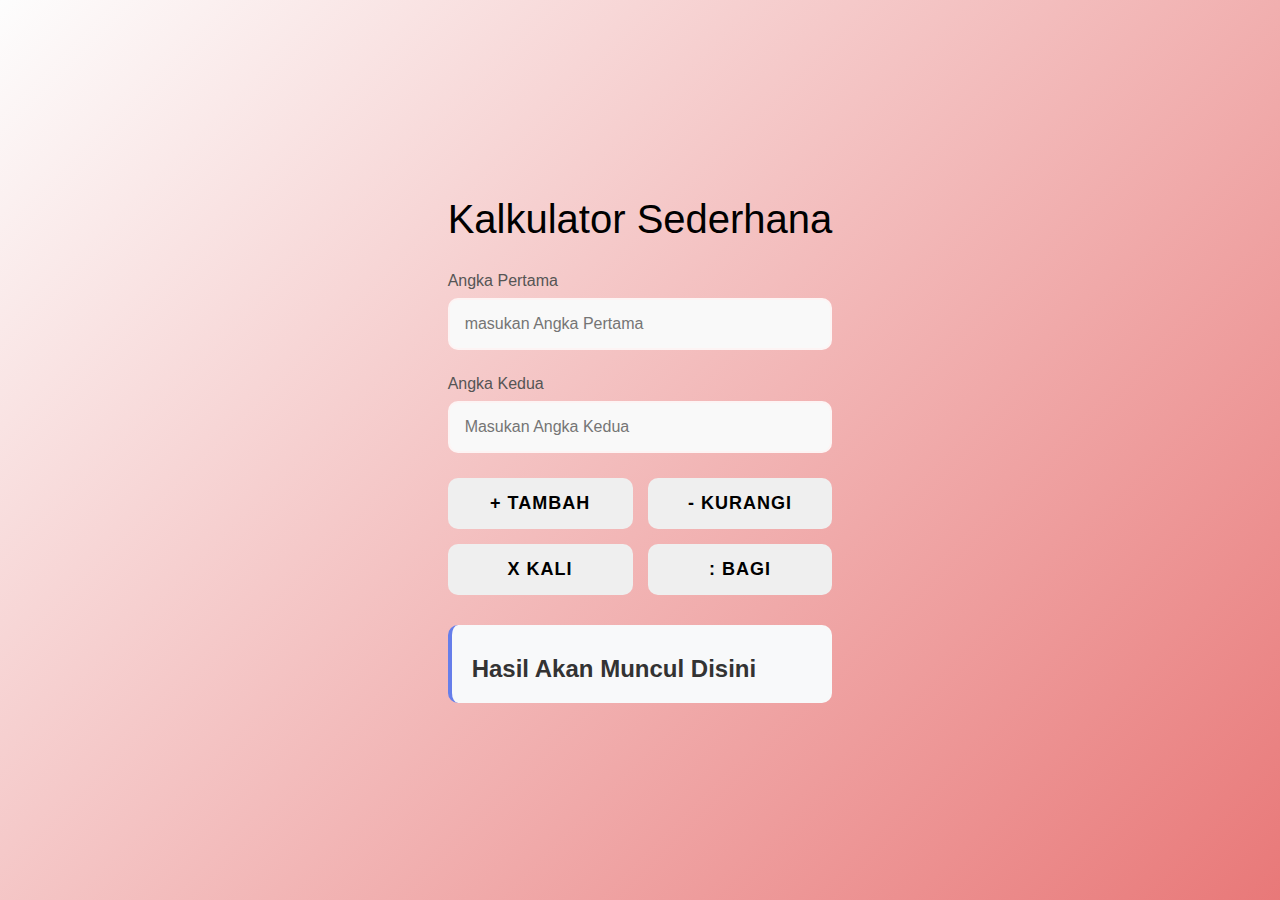
<file: KalkulatorSederhana/index.html>
<!DOCTYPE html>
<html lang="en">
  <head>
    <meta charset="UTF-8" />
    <meta name="viewport" content="width=device-width, initial-scale=1.0" />
    <title>Kalkulator Sederhana</title>
    <link rel="stylesheet" href="style.css" />
  </head>
  <body>
    <div class="calculator-container">
      <h1>Kalkulator Sederhana</h1>
      <div class="input-group">
        <label for="angka1">Angka Pertama</label>
        <input type="number" id="angka1" placeholder="masukan Angka Pertama" />
      </div>

      <div class="input-group">
        <label for="angka2">Angka Kedua</label>
        <input type="number" id="angka2" placeholder="Masukan Angka Kedua" />
      </div>

      <div class="oprations">
        <button id="tambah">+ Tambah</button>
        <button id="kurangi">- Kurangi</button>
        <button id="kali">x kali</button>
        <button id="bagi">: bagi</button>
      </div>

      <div class="result-container">
        <p id="hasil">Hasil Akan Muncul Disini</p>
      </div>
    </div>

    <script src="script.js"></script>
  </body>
</html>
</file>
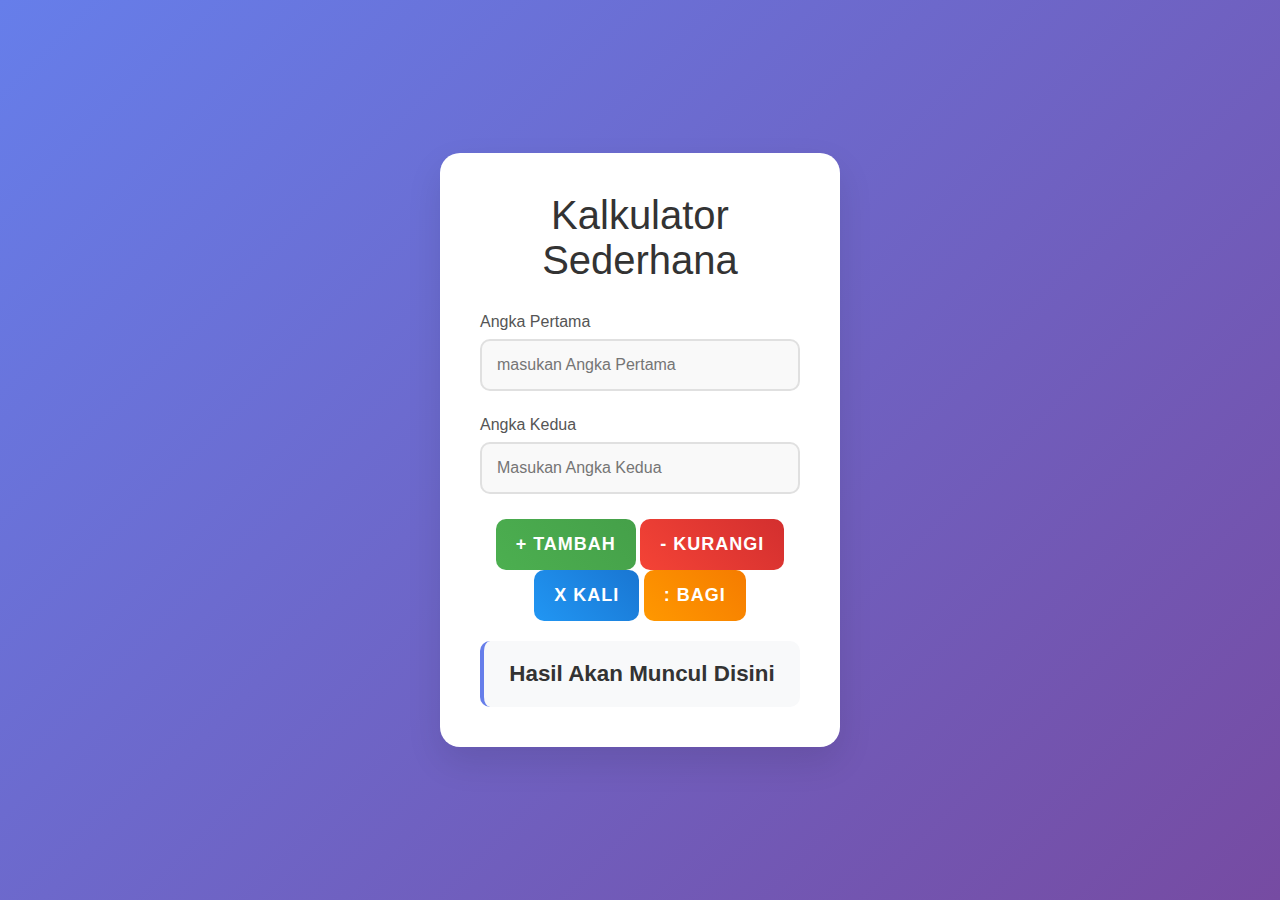
<file: SimpleCalculator/index.html>
<!DOCTYPE html>
<html lang="en">
  <head>
    <meta charset="UTF-8" />
    <meta name="viewport" content="width=device-width, initial-scale=1.0" />
    <title>Kalkulator Sederhana</title>
    <link rel="stylesheet" href="style.css" />
  </head>
  <body>
    <div class="calculator-container">
      <h1>Kalkulator Sederhana</h1>
      <div class="input-group">
        <label for="angka1">Angka Pertama</label>
        <input type="number" id="angka1" placeholder="masukan Angka Pertama" />
      </div>

      <div class="input-group">
        <label for="angka2">Angka Kedua</label>
        <input type="number" id="angka2" placeholder="Masukan Angka Kedua" />
      </div>

      <div class="oprations">
        <button id="tambahBtn">+ Tambah</button>
        <button id="kurangBtn">- Kurangi</button>
        <button id="kaliBtn">x kali</button>
        <button id="bagiBtn">: bagi</button>
      </div>

      <div class="result-container">
        <p id="hasil">Hasil Akan Muncul Disini</p>
      </div>
    </div>

    <script src="script.js"></script>
  </body>
</html>
</file>
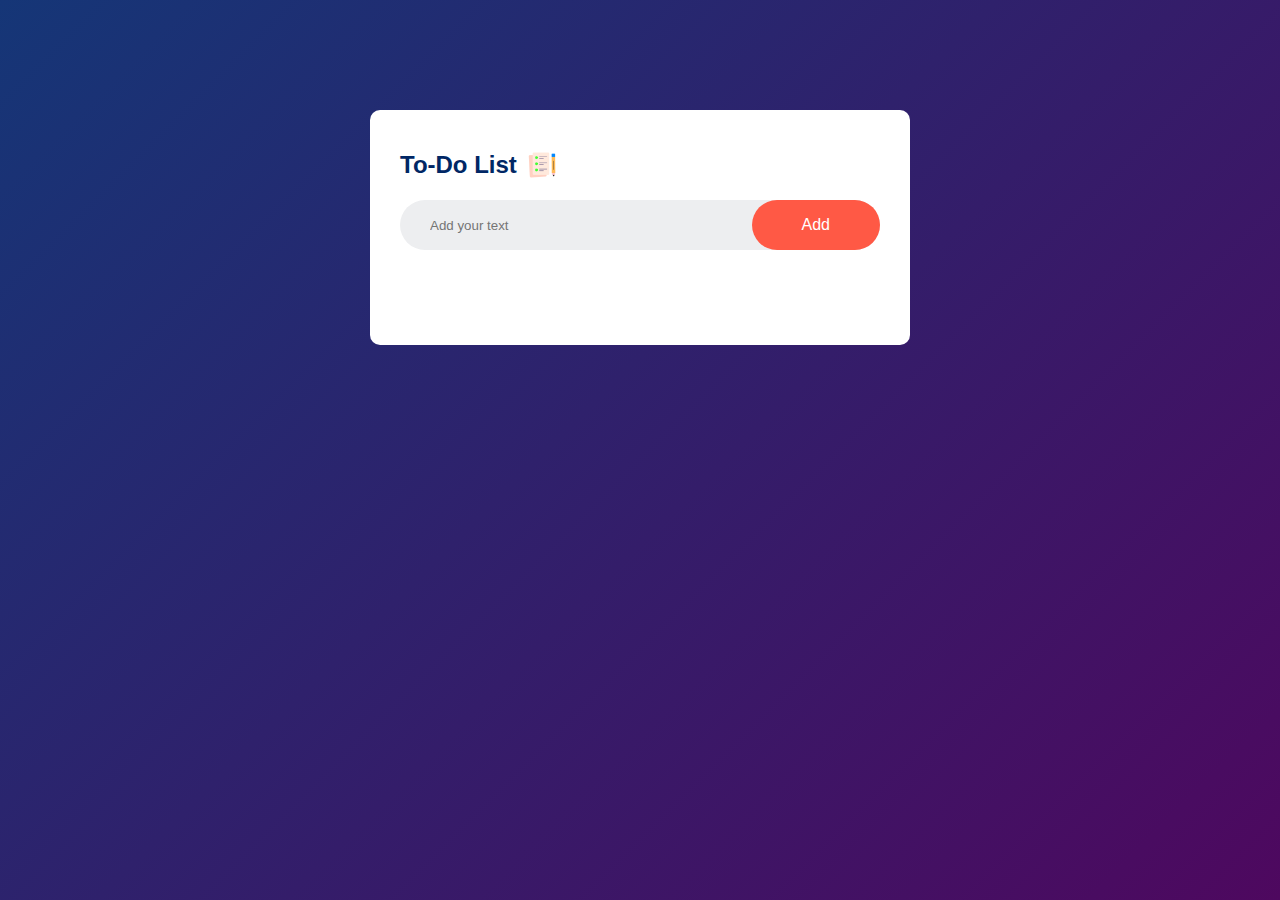
<file: ToDoListApp/index.html>
<!DOCTYPE html>
<html lang="en">
  <head>
    <meta charset="UTF-8" />
    <meta name="viewport" content="width=device-width, initial-scale=1.0" />
    <title>ToDoListApp</title>
    <link rel="stylesheet" href="style.css" />
  </head>
  <body>
    <div class="container">
      <div class="todo-app">
        <h2>To-Do List <img src="images/icon.png" /></h2>

        <div class="row">
          <input type="text" id="input-box" placeholder="Add your text" />
          <button onclick="addTask()">Add</button>
        </div>
        <ul id="list-container">
          <!-- <li class="checked">Task 1</li>
          <li>Task 2</li>
          <li>Task 3</li> -->
        </ul>
      </div>
    </div>

    <script src="script.js"></script>
  </body>
</html>
</file>
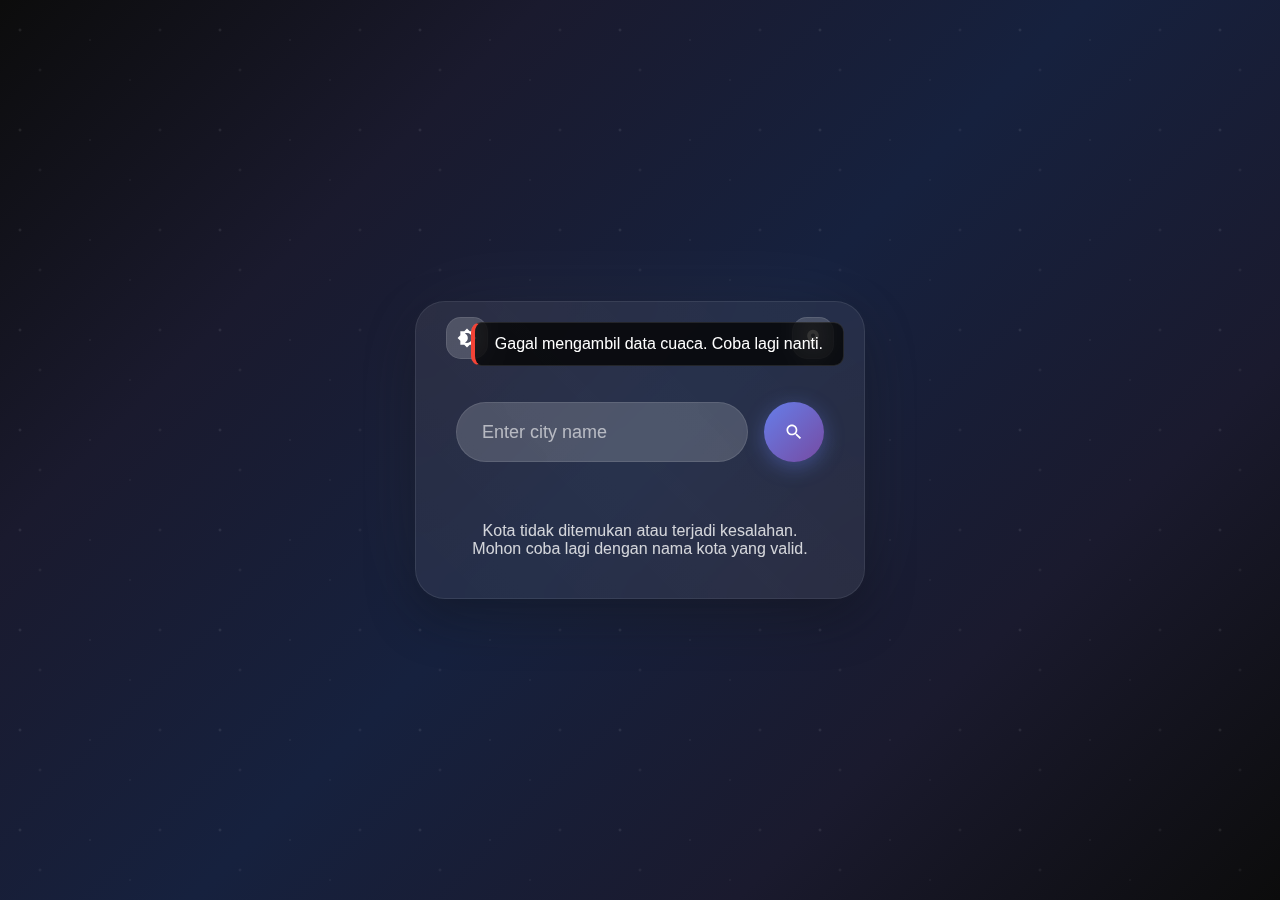
<file: WeatherAppUsingJavaScript/index.html>
<!DOCTYPE html>
<html lang="en">
  <head>
    <meta charset="UTF-8" />
    <meta name="viewport" content="width=device-width, initial-scale=1.0" />
    <link rel="stylesheet" href="style.css" />
    <title>WeatherApp</title>
    <link rel="icon" href="images/rain.png" type="image/x-icon" />
  </head>
  <body>
    <div class="card">
      <div class="header-buttons">
        <button class="theme-toggle" onclick="toggleTheme()">
          <svg viewBox="0 0 24 24">
            <path
              d="M12,18C11.11,18 10.26,17.8 9.5,17.45C11.56,16.5 13,14.42 13,12C13,9.58 11.56,7.5 9.5,6.55C10.26,6.2 11.11,6 12,6A6,6 0 0,1 18,12A6,6 0 0,1 12,18M20,8.69V4H15.31L12,0.69L8.69,4H4V8.69L0.69,12L4,15.31V20H8.69L12,23.31L15.31,20H20V15.31L23.31,12L20,8.69Z"
            />
          </svg>
        </button>

        <button class="location-btn" onclick="getCurrentLocation()">
          <svg viewBox="0 0 24 24">
            <path
              d="M12,11.5A2.5,2.5 0 0,1 9.5,9A2.5,2.5 0 0,1 12,6.5A2.5,2.5 0 0,1 14.5,9A2.5,2.5 0 0,1 12,11.5M12,2A7,7 0 0,0 5,9C5,14.25 12,22 12,22C12,22 19,14.25 19,9A7,7 0 0,0 12,2Z"
            />
          </svg>
        </button>
      </div>

      <div class="search">
        <input type="text" placeholder="Enter city name" spellcheck="false" />
        <button onclick="searchWeather()">
          <svg viewBox="0 0 24 24">
            <path
              d="M15.5 14h-.79l-.28-.27C15.41 12.59 16 11.11 16 9.5 16 5.91 13.09 3 9.5 3S3 5.91 3 9.5 5.91 16 9.5 16c1.61 0 3.09-.59 4.23-1.57l.27.28v.79l5 4.99L20.49 19l-4.99-5zm-6 0C7.01 14 5 11.99 5 9.5S7.01 5 9.5 5 14 7.01 14 9.5 11.99 14 9.5 14z"
            />
          </svg>
        </button>
      </div>

      <div class="loading"></div>

      <div class="weather">
        <img src="images/rain.png" class="weather-icon" alt="Weather Icon" />

        <h1 class="temp">28°C</h1>
        <h2 class="city">New York</h2>

        <div class="details">
          <div class="col">
            <img src="images/humidity.png" alt="Humidity Icon" />
            <div>
              <p class="humidity">50%</p>
              <p>Humidity</p>
            </div>
          </div>
          <div class="col">
            <img src="images/wind.png" alt="Wind Icon" />
            <div>
              <p class="wind">15 km/h</p>
              <p>Wind Speed</p>
            </div>
          </div>
        </div>

        <div class="forecast">
          <h3 class="forecast-title">5-Day Forecast</h3>
          <div class="forecast-days"></div>
        </div>

        <div class="additional-info">
          <div class="info-item">
            <p class="info-label">Feels Like</p>
            <p class="info-value" id="feels-like">--°C</p>
          </div>
          <div class="info-item">
            <p class="info-label">Pressure</p>
            <p class="info-value" id="pressure">-- hPa</p>
          </div>
          <div class="info-item">
            <p class="info-label">Visibility</p>
            <p class="info-value" id="visibility">-- km</p>
          </div>
          <div class="info-item">
            <p class="info-label">Sunrise</p>
            <p class="info-value" id="sunrise">--:-- AM</p>
          </div>
          <div class="info-item">
            <p class="info-label">Sunset</p>
            <p class="info-value" id="sunset">--:-- PM</p>
          </div>
        </div>
      </div>

      <div class="weather-not-found">
        <p>Kota tidak ditemukan atau terjadi kesalahan.</p>
        <p>Mohon coba lagi dengan nama kota yang valid.</p>
      </div>

      <div id="toastNotification" class="toast"></div>
    </div>
    <script src="script.js"></script>
  </body>
</html>
</file>
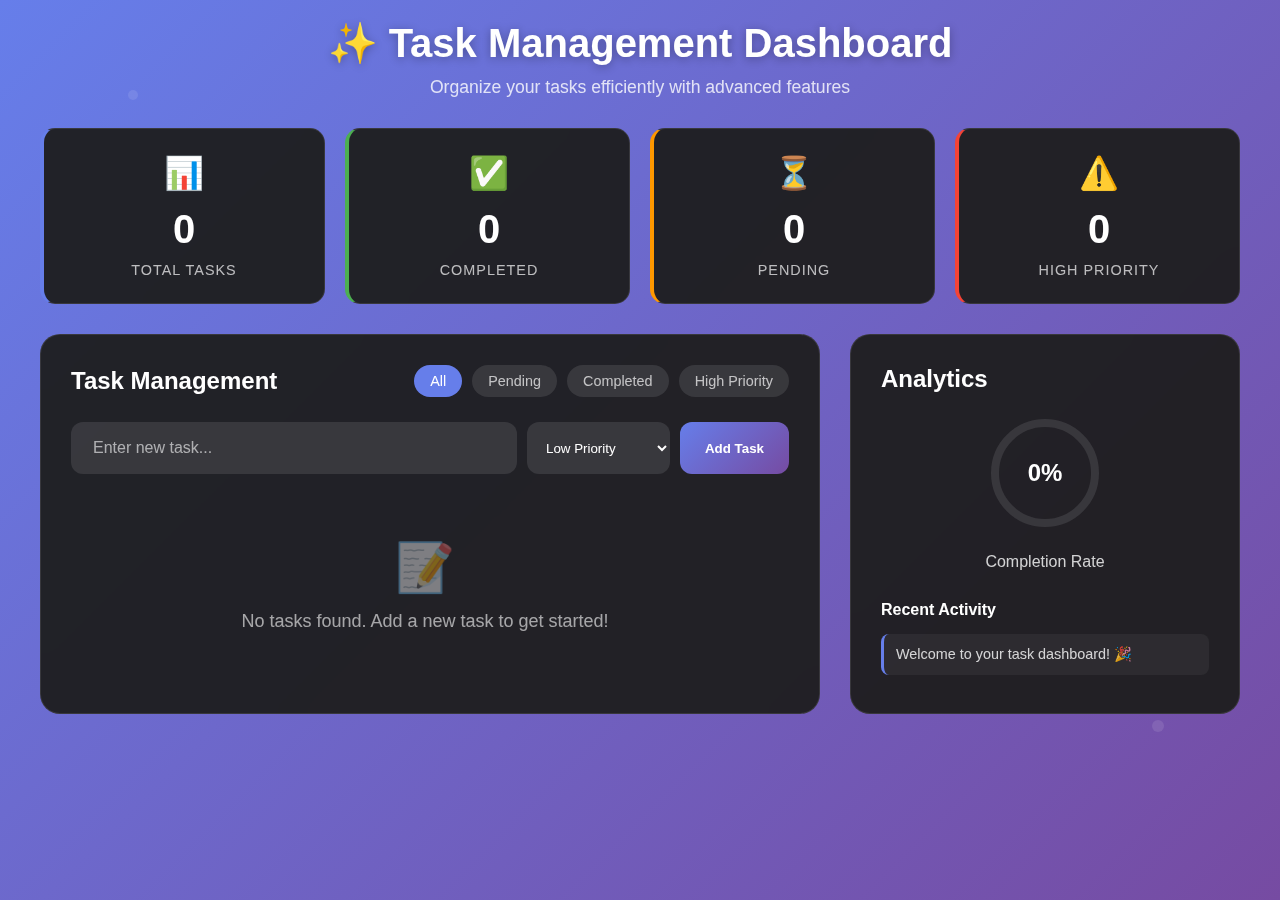
<file: ToDoListApp/deepseek_html_20250709_8b955b.html>
<!DOCTYPE html>
<html lang="en">
<head>
    <meta charset="UTF-8">
    <meta name="viewport" content="width=device-width, initial-scale=1.0">
    <title>Advanced To-Do Dashboard</title>
    <style>
        * {
            margin: 0;
            padding: 0;
            box-sizing: border-box;
        }

        body {
            font-family: 'Segoe UI', Tahoma, Geneva, Verdana, sans-serif;
            background: linear-gradient(135deg, #667eea 0%, #764ba2 100%);
            min-height: 100vh;
            padding: 20px;
            position: relative;
            overflow-x: hidden;
        }

        /* Animated background particles */
        .particle {
            position: fixed;
            background: rgba(255, 255, 255, 0.1);
            border-radius: 50%;
            animation: float 6s ease-in-out infinite;
            pointer-events: none;
        }

        @keyframes float {
            0%, 100% {
                transform: translateY(0px) rotate(0deg);
                opacity: 0.3;
            }
            50% {
                transform: translateY(-20px) rotate(180deg);
                opacity: 0.8;
            }
        }

        .container {
            max-width: 1200px;
            margin: 0 auto;
            z-index: 10;
            position: relative;
        }

        /* Header */
        .header {
            text-align: center;
            margin-bottom: 30px;
            animation: slideDown 0.8s ease-out;
        }

        @keyframes slideDown {
            from {
                transform: translateY(-30px);
                opacity: 0;
            }
            to {
                transform: translateY(0);
                opacity: 1;
            }
        }

        .header h1 {
            color: #ffffff;
            font-size: 2.5rem;
            font-weight: 700;
            margin-bottom: 10px;
            text-shadow: 0 2px 10px rgba(0, 0, 0, 0.3);
        }

        .header p {
            color: rgba(255, 255, 255, 0.8);
            font-size: 1.1rem;
        }

        /* Dashboard Grid */
        .dashboard-grid {
            display: grid;
            grid-template-columns: 1fr 1fr 1fr 1fr;
            gap: 20px;
            margin-bottom: 30px;
            animation: fadeIn 0.8s ease-out 0.2s both;
        }

        @keyframes fadeIn {
            from {
                opacity: 0;
                transform: translateY(20px);
            }
            to {
                opacity: 1;
                transform: translateY(0);
            }
        }

        .dashboard-card {
            background: rgba(30, 30, 30, 0.95);
            backdrop-filter: blur(10px);
            border-radius: 15px;
            padding: 25px;
            text-align: center;
            border: 1px solid rgba(255, 255, 255, 0.1);
            transition: all 0.3s ease;
            cursor: pointer;
        }

        .dashboard-card:hover {
            transform: translateY(-5px);
            box-shadow: 0 15px 30px rgba(0, 0, 0, 0.3);
        }

        .dashboard-card .icon {
            font-size: 2rem;
            margin-bottom: 15px;
            display: block;
        }

        .dashboard-card .number {
            font-size: 2.5rem;
            font-weight: bold;
            color: #ffffff;
            margin-bottom: 10px;
        }

        .dashboard-card .label {
            color: rgba(255, 255, 255, 0.7);
            font-size: 0.9rem;
            text-transform: uppercase;
            letter-spacing: 1px;
        }

        .dashboard-card.total { border-left: 4px solid #667eea; }
        .dashboard-card.completed { border-left: 4px solid #4CAF50; }
        .dashboard-card.pending { border-left: 4px solid #ff9800; }
        .dashboard-card.overdue { border-left: 4px solid #f44336; }

        /* Main Content */
        .main-content {
            display: grid;
            grid-template-columns: 2fr 1fr;
            gap: 30px;
            animation: fadeIn 0.8s ease-out 0.4s both;
        }

        /* Task Panel */
        .task-panel {
            background: rgba(30, 30, 30, 0.95);
            backdrop-filter: blur(10px);
            border-radius: 20px;
            padding: 30px;
            border: 1px solid rgba(255, 255, 255, 0.1);
        }

        .panel-header {
            display: flex;
            justify-content: space-between;
            align-items: center;
            margin-bottom: 25px;
        }

        .panel-title {
            color: #ffffff;
            font-size: 1.5rem;
            font-weight: 600;
        }

        .filter-buttons {
            display: flex;
            gap: 10px;
        }

        .filter-btn {
            background: rgba(255, 255, 255, 0.1);
            color: rgba(255, 255, 255, 0.7);
            border: none;
            padding: 8px 16px;
            border-radius: 20px;
            cursor: pointer;
            transition: all 0.3s ease;
            font-size: 0.9rem;
        }

        .filter-btn:hover, .filter-btn.active {
            background: #667eea;
            color: #ffffff;
        }

        /* Task Input */
        .task-input-section {
            margin-bottom: 25px;
        }

        .task-form {
            display: flex;
            gap: 10px;
            margin-bottom: 15px;
        }

        .task-input {
            flex: 1;
            padding: 15px 20px;
            border: none;
            border-radius: 12px;
            background: rgba(255, 255, 255, 0.1);
            color: #ffffff;
            font-size: 16px;
            outline: none;
            transition: all 0.3s ease;
            border: 2px solid transparent;
        }

        .task-input::placeholder {
            color: rgba(255, 255, 255, 0.6);
        }

        .task-input:focus {
            background: rgba(255, 255, 255, 0.15);
            border-color: #667eea;
            transform: translateY(-2px);
            box-shadow: 0 10px 20px rgba(102, 126, 234, 0.3);
        }

        .priority-select {
            padding: 15px;
            border: none;
            border-radius: 12px;
            background: rgba(255, 255, 255, 0.1);
            color: #ffffff;
            outline: none;
            cursor: pointer;
            min-width: 120px;
        }

        .priority-select option {
            background: #333;
            color: #fff;
        }

        .add-btn {
            background: linear-gradient(135deg, #667eea 0%, #764ba2 100%);
            color: white;
            border: none;
            padding: 15px 25px;
            border-radius: 12px;
            cursor: pointer;
            font-weight: 600;
            transition: all 0.3s ease;
            position: relative;
            overflow: hidden;
        }

        .add-btn:hover {
            transform: translateY(-3px);
            box-shadow: 0 15px 30px rgba(102, 126, 234, 0.4);
        }

        .add-btn:active {
            transform: translateY(-1px);
        }

        .add-btn::before {
            content: '';
            position: absolute;
            top: 0;
            left: -100%;
            width: 100%;
            height: 100%;
            background: linear-gradient(90deg, transparent, rgba(255, 255, 255, 0.3), transparent);
            transition: left 0.5s;
        }

        .add-btn:hover::before {
            left: 100%;
        }

        /* Task List */
        .task-list {
            max-height: 500px;
            overflow-y: auto;
            padding-right: 10px;
        }

        .task-list::-webkit-scrollbar {
            width: 6px;
        }

        .task-list::-webkit-scrollbar-track {
            background: rgba(255, 255, 255, 0.1);
            border-radius: 10px;
        }

        .task-list::-webkit-scrollbar-thumb {
            background: rgba(102, 126, 234, 0.6);
            border-radius: 10px;
        }

        .task-item {
            background: rgba(255, 255, 255, 0.05);
            border-radius: 12px;
            padding: 18px 20px;
            margin: 10px 0;
            border: 1px solid rgba(255, 255, 255, 0.1);
            transition: all 0.3s ease;
            animation: slideInTask 0.4s ease-out;
            position: relative;
        }

        @keyframes slideInTask {
            from {
                transform: translateX(-20px);
                opacity: 0;
            }
            to {
                transform: translateX(0);
                opacity: 1;
            }
        }

        .task-item:hover {
            background: rgba(255, 255, 255, 0.1);
            transform: translateX(5px);
            box-shadow: 0 5px 15px rgba(0, 0, 0, 0.2);
        }

        .task-item.completed {
            background: rgba(102, 126, 234, 0.2);
            opacity: 0.7;
        }

        .task-item.completed .task-text {
            text-decoration: line-through;
            color: rgba(255, 255, 255, 0.6);
        }

        .task-header {
            display: flex;
            justify-content: space-between;
            align-items: center;
            margin-bottom: 10px;
        }

        .task-text {
            color: #ffffff;
            font-size: 1.1rem;
            flex: 1;
            margin-right: 15px;
            word-wrap: break-word;
            cursor: pointer;
        }

        .task-actions {
            display: flex;
            gap: 10px;
            align-items: center;
        }

        .task-btn {
            background: transparent;
            border: none;
            color: rgba(255, 255, 255, 0.7);
            cursor: pointer;
            padding: 5px 10px;
            border-radius: 5px;
            transition: all 0.3s ease;
            font-size: 0.9rem;
        }

        .task-btn:hover {
            background: rgba(255, 255, 255, 0.1);
            color: #ffffff;
        }

        .task-btn.edit:hover { color: #4CAF50; }
        .task-btn.delete:hover { color: #f44336; }
        .task-btn.complete:hover { color: #2196F3; }

        .task-meta {
            display: flex;
            justify-content: space-between;
            align-items: center;
            font-size: 0.85rem;
            color: rgba(255, 255, 255, 0.6);
            margin-top: 8px;
        }

        .task-priority {
            padding: 3px 8px;
            border-radius: 10px;
            font-size: 0.7rem;
            font-weight: bold;
            text-transform: uppercase;
        }

        .task-priority.high { background: rgba(244, 67, 54, 0.3); color: #f44336; }
        .task-priority.medium { background: rgba(255, 152, 0, 0.3); color: #ff9800; }
        .task-priority.low { background: rgba(76, 175, 80, 0.3); color: #4CAF50; }

        .task-date {
            font-size: 0.8rem;
        }

        /* Analytics Panel */
        .analytics-panel {
            background: rgba(30, 30, 30, 0.95);
            backdrop-filter: blur(10px);
            border-radius: 20px;
            padding: 30px;
            border: 1px solid rgba(255, 255, 255, 0.1);
            height: fit-content;
        }

        .chart-container {
            margin: 20px 0;
            text-align: center;
        }

        .progress-ring {
            width: 120px;
            height: 120px;
            margin: 0 auto 20px;
            position: relative;
        }

        .progress-ring svg {
            width: 100%;
            height: 100%;
            transform: rotate(-90deg);
        }

        .progress-ring circle {
            fill: none;
            stroke-width: 8;
            stroke-linecap: round;
        }

        .progress-ring .background {
            stroke: rgba(255, 255, 255, 0.1);
        }

        .progress-ring .progress {
            stroke: #667eea;
            stroke-dasharray: 377;
            stroke-dashoffset: 377;
            transition: stroke-dashoffset 0.5s ease;
        }

        .progress-text {
            position: absolute;
            top: 50%;
            left: 50%;
            transform: translate(-50%, -50%);
            color: #ffffff;
            font-size: 1.5rem;
            font-weight: bold;
        }

        .recent-activity {
            margin-top: 30px;
        }

        .activity-item {
            background: rgba(255, 255, 255, 0.05);
            border-radius: 8px;
            padding: 12px;
            margin: 8px 0;
            font-size: 0.9rem;
            color: rgba(255, 255, 255, 0.8);
            border-left: 3px solid #667eea;
        }

        /* Modal */
        .modal {
            display: none;
            position: fixed;
            top: 0;
            left: 0;
            width: 100%;
            height: 100%;
            background: rgba(0, 0, 0, 0.7);
            backdrop-filter: blur(5px);
            z-index: 1000;
            animation: modalFadeIn 0.3s ease-out;
        }

        @keyframes modalFadeIn {
            from {
                opacity: 0;
            }
            to {
                opacity: 1;
            }
        }

        .modal-content {
            background: rgba(30, 30, 30, 0.95);
            backdrop-filter: blur(10px);
            border-radius: 20px;
            padding: 30px;
            width: 90%;
            max-width: 500px;
            position: absolute;
            top: 50%;
            left: 50%;
            transform: translate(-50%, -50%);
            border: 1px solid rgba(255, 255, 255, 0.1);
            animation: modalSlideIn 0.3s ease-out;
        }

        @keyframes modalSlideIn {
            from {
                transform: translate(-50%, -60%);
                opacity: 0;
            }
            to {
                transform: translate(-50%, -50%);
                opacity: 1;
            }
        }

        .modal-header {
            display: flex;
            justify-content: space-between;
            align-items: center;
            margin-bottom: 20px;
        }

        .modal-title {
            color: #ffffff;
            font-size: 1.3rem;
            font-weight: 600;
        }

        .close-btn {
            background: none;
            border: none;
            color: rgba(255, 255, 255, 0.7);
            font-size: 1.5rem;
            cursor: pointer;
            transition: color 0.3s ease;
        }

        .close-btn:hover {
            color: #ffffff;
        }

        .modal-form {
            display: flex;
            flex-direction: column;
            gap: 15px;
        }

        .modal-form input,
        .modal-form select {
            padding: 15px;
            border: none;
            border-radius: 10px;
            background: rgba(255, 255, 255, 0.1);
            color: #ffffff;
            outline: none;
            font-size: 16px;
        }

        .modal-form input::placeholder {
            color: rgba(255, 255, 255, 0.6);
        }

        .modal-actions {
            display: flex;
            gap: 15px;
            margin-top: 20px;
        }

        .modal-actions button {
            flex: 1;
            padding: 15px;
            border: none;
            border-radius: 10px;
            cursor: pointer;
            font-weight: 600;
            transition: all 0.3s ease;
        }

        .btn-primary {
            background: linear-gradient(135deg, #667eea 0%, #764ba2 100%);
            color: white;
        }

        .btn-secondary {
            background: rgba(255, 255, 255, 0.1);
            color: rgba(255, 255, 255, 0.8);
        }

        .btn-primary:hover {
            transform: translateY(-2px);
            box-shadow: 0 10px 20px rgba(102, 126, 234, 0.3);
        }

        .btn-secondary:hover {
            background: rgba(255, 255, 255, 0.2);
        }

        /* Toast Notification */
        .toast {
            position: fixed;
            bottom: 20px;
            right: 20px;
            background: rgba(30, 30, 30, 0.95);
            color: white;
            padding: 15px 25px;
            border-radius: 10px;
            box-shadow: 0 5px 15px rgba(0, 0, 0, 0.3);
            transform: translateY(100px);
            opacity: 0;
            transition: all 0.3s ease;
            z-index: 1001;
            display: flex;
            align-items: center;
            gap: 10px;
        }

        .toast.show {
            transform: translateY(0);
            opacity: 1;
        }

        .toast.success { border-left: 4px solid #4CAF50; }
        .toast.error { border-left: 4px solid #f44336; }
        .toast.info { border-left: 4px solid #2196F3; }

        /* Empty State */
        .empty-state {
            text-align: center;
            padding: 40px 20px;
            color: rgba(255, 255, 255, 0.6);
            font-size: 18px;
        }

        .empty-state::before {
            content: '📝';
            display: block;
            font-size: 3rem;
            margin-bottom: 15px;
            opacity: 0.7;
        }

        /* Responsive Design */
        @media (max-width: 1024px) {
            .dashboard-grid {
                grid-template-columns: 1fr 1fr;
            }

            .main-content {
                grid-template-columns: 1fr;
            }
        }

        @media (max-width: 768px) {
            .container {
                padding: 10px;
            }

            .header h1 {
                font-size: 2rem;
            }

            .dashboard-grid {
                grid-template-columns: 1fr 1fr;
                gap: 15px;
            }

            .dashboard-card {
                padding: 20px;
            }

            .task-panel,
            .analytics-panel {
                padding: 20px;
            }

            .task-form {
                flex-direction: column;
            }

            .panel-header {
                flex-direction: column;
                gap: 15px;
                align-items: flex-start;
            }

            .filter-buttons {
                width: 100%;
                justify-content: center;
            }

            .task-header {
                flex-direction: column;
                align-items: flex-start;
                gap: 10px;
            }

            .task-actions {
                width: 100%;
                justify-content: flex-end;
            }
        }

        @media (max-width: 480px) {
            .dashboard-grid {
                grid-template-columns: 1fr;
            }

            .dashboard-card .number {
                font-size: 2rem;
            }

            .task-item {
                padding: 15px;
            }

            .modal-content {
                width: 95%;
                padding: 20px;
            }
        }
    </style>
</head>
<body>
    <!-- Animated background particles -->
    <div class="particle" style="width: 10px; height: 10px; top: 10%; left: 10%; animation-delay: 0s;"></div>
    <div class="particle" style="width: 15px; height: 15px; top: 20%; left: 80%; animation-delay: 1s;"></div>
    <div class="particle" style="width: 8px; height: 8px; top: 60%; left: 20%; animation-delay: 2s;"></div>
    <div class="particle" style="width: 12px; height: 12px; top: 80%; left: 90%; animation-delay: 3s;"></div>
    <div class="particle" style="width: 6px; height: 6px; top: 40%; left: 60%; animation-delay: 4s;"></div>

    <div class="container">
        <!-- Header -->
        <div class="header">
            <h1>✨ Task Management Dashboard</h1>
            <p>Organize your tasks efficiently with advanced features</p>
        </div>

        <!-- Dashboard Stats -->
        <div class="dashboard-grid">
            <div class="dashboard-card total">
                <span class="icon">📊</span>
                <div class="number" id="total-count">0</div>
                <div class="label">Total Tasks</div>
            </div>
            <div class="dashboard-card completed">
                <span class="icon">✅</span>
                <div class="number" id="completed-count">0</div>
                <div class="label">Completed</div>
            </div>
            <div class="dashboard-card pending">
                <span class="icon">⏳</span>
                <div class="number" id="pending-count">0</div>
                <div class="label">Pending</div>
            </div>
            <div class="dashboard-card overdue">
                <span class="icon">⚠️</span>
                <div class="number" id="overdue-count">0</div>
                <div class="label">High Priority</div>
            </div>
        </div>

        <!-- Main Content -->
        <div class="main-content">
            <!-- Task Panel -->
            <div class="task-panel">
                <div class="panel-header">
                    <h2 class="panel-title">Task Management</h2>
                    <div class="filter-buttons">
                        <button class="filter-btn active" data-filter="all">All</button>
                        <button class="filter-btn" data-filter="pending">Pending</button>
                        <button class="filter-btn" data-filter="completed">Completed</button>
                        <button class="filter-btn" data-filter="high">High Priority</button>
                    </div>
                </div>

                <!-- Task Input -->
                <div class="task-input-section">
                    <div class="task-form">
                        <input type="text" class="task-input" id="taskInput" placeholder="Enter new task...">
                        <select class="priority-select" id="prioritySelect">
                            <option value="low">Low Priority</option>
                            <option value="medium">Medium Priority</option>
                            <option value="high">High Priority</option>
                        </select>
                        <button class="add-btn" id="addTaskBtn">Add Task</button>
                    </div>
                </div>

                <!-- Task List -->
                <div class="task-list" id="taskList">
                    <!-- Tasks will be added here -->
                </div>
            </div>

            <!-- Analytics Panel -->
            <div class="analytics-panel">
                <h3 class="panel-title">Analytics</h3>
                
                <div class="chart-container">
                    <div class="progress-ring">
                        <svg>
                            <circle class="background" cx="60" cy="60" r="50"></circle>
                            <circle class="progress" cx="60" cy="60" r="50" id="progressCircle"></circle>
                        </svg>
                        <div class="progress-text" id="progressText">0%</div>
                    </div>
                    <p style="color: rgba(255, 255, 255, 0.8); text-align: center;">Completion Rate</p>
                </div>

                <div class="recent-activity">
                    <h4 style="color: #ffffff; margin-bottom: 15px;">Recent Activity</h4>
                    <div id="activityList">
                        <div class="activity-item">Welcome to your task dashboard! 🎉</div>
                    </div>
                </div>
            </div>
        </div>
    </div>

    <!-- Edit Modal -->
    <div class="modal" id="editModal">
        <div class="modal-content">
            <div class="modal-header">
                <h3 class="modal-title">Edit Task</h3>
                <button class="close-btn" id="closeModalBtn">&times;</button>
            </div>
            <div class="modal-form">
                <input type="text" id="editTaskText" placeholder="Task description...">
                <select id="editTaskPriority">
                    <option value="low">Low Priority</option>
                    <option value="medium">Medium Priority</option>
                    <option value="high">High Priority</option>
                </select>
                <div class="modal-actions">
                    <button class="btn-secondary" id="cancelEditBtn">Cancel</button>
                    <button class="btn-primary" id="updateTaskBtn">Update Task</button>
                </div>
            </div>
        </div>
    </div>

    <!-- Toast Notification -->
    <div class="toast" id="toast"></div>

    <script>
        // Global variables
        let tasks = [];
        let editingTaskId = null;
        let currentFilter = 'all';
        let activities = [
            { text: "Welcome to your task dashboard! 🎉", type: "info" }
        ];

        // DOM Elements
        const taskInput = document.getElementById('taskInput');
        const prioritySelect = document.getElementById('prioritySelect');
        const addTaskBtn = document.getElementById('addTaskBtn');
        const taskList = document.getElementById('taskList');
        const editModal = document.getElementById('editModal');
        const editTaskText = document.getElementById('editTaskText');
        const editTaskPriority = document.getElementById('editTaskPriority');
        const closeModalBtn = document.getElementById('closeModalBtn');
        const cancelEditBtn = document.getElementById('cancelEditBtn');
        const updateTaskBtn = document.getElementById('updateTaskBtn');
        const toast = document.getElementById('toast');
        const activityList = document.getElementById('activityList');

        // Initialize app
        document.addEventListener('DOMContentLoaded', function() {
            // Load any saved tasks from localStorage
            const savedTasks = localStorage.getItem('tasks');
            if (savedTasks) {
                tasks = JSON.parse(savedTasks);
            }

            // Load any saved activities from localStorage
            const savedActivities = localStorage.getItem('activities');
            if (savedActivities) {
                activities = JSON.parse(savedActivities);
                updateActivityList();
            }

            updateDashboard();
            updateTaskList();
            updateProgressRing();
            
            // Add event listeners
            addTaskBtn.addEventListener('click', addTask);
            taskInput.addEventListener('keypress', function(e) {
                if (e.key === 'Enter') {
                    addTask();
                }
            });

            // Filter buttons
            document.querySelectorAll('.filter-btn').forEach(btn => {
                btn.addEventListener('click', function() {
                    document.querySelectorAll('.filter-btn').forEach(b => b.classList.remove('active'));
                    this.classList.add('active');
                    currentFilter = this.dataset.filter;
                    updateTaskList();
                });
            });

            // Modal buttons
            closeModalBtn.addEventListener('click', closeModal);
            cancelEditBtn.addEventListener('click', closeModal);
            updateTaskBtn.addEventListener('click', updateTask);

            // Modal click outside to close
            editModal.addEventListener('click', function(e) {
                if (e.target === this) {
                    closeModal();
                }
            });
        });

        // CRUD Operations
        function addTask() {
            if (taskInput.value.trim() === '') {
                showToast('Please enter a task!', 'error');
                return;
            }

            const task = {
                id: Date.now(),
                text: taskInput.value.trim(),
                priority: prioritySelect.value,
                completed: false,
                createdAt: new Date().toISOString(),
                completedAt: null
            };

            tasks.push(task);
            taskInput.value = '';
            prioritySelect.value = 'low';
            
            saveTasks();
            updateDashboard();
            updateTaskList();
            updateProgressRing();
            addActivity(`Added task: "${task.text}"`, 'create');
            showToast('Task added successfully!', 'success');
        }

        function editTask(id) {
            const task = tasks.find(t => t.id === id);
            if (!task) return;

            editingTaskId = id;
            editTaskText.value = task.text;
            editTaskPriority.value = task.priority;
            editModal.style.display = 'block';
        }

        function updateTask() {
            const taskText = editTaskText.value.trim();
            const taskPriority = editTaskPriority.value;
            
            if (taskText === '') {
                showToast('Please enter a task!', 'error');
                return;
            }

            const task = tasks.find(t => t.id === editingTaskId);
            if (task) {
                const oldText = task.text;
                task.text = taskText;
                task.priority = taskPriority;
                
                saveTasks();
                updateDashboard();
                updateTaskList();
                addActivity(`Updated task from "${oldText}" to "${task.text}"`, 'update');
                showToast('Task updated successfully!', 'success');
                closeModal();
            }
        }

        function deleteTask(id) {
            const task = tasks.find(t => t.id === id);
            if (!task) return;

            if (confirm('Are you sure you want to delete this task?')) {
                tasks = tasks.filter(t => t.id !== id);
                
                saveTasks();
                updateDashboard();
                updateTaskList();
                updateProgressRing();
                addActivity(`Deleted task: "${task.text}"`, 'delete');
                showToast('Task deleted successfully!', 'success');
            }
        }

        function toggleTask(id) {
            const task = tasks.find(t => t.id === id);
            if (task) {
                task.completed = !task.completed;
                task.completedAt = task.completed ? new Date().toISOString() : null;
                
                saveTasks();
                updateDashboard();
                updateTaskList();
                updateProgressRing();
                
                const action = task.completed ? 'Completed' : 'Reopened';
                addActivity(`${action} task: "${task.text}"`, task.completed ? 'complete' : 'reopen');
                showToast(`Task ${task.completed ? 'completed' : 'reopened'}!`, 'success');
            }
        }

        function closeModal() {
            editModal.style.display = 'none';
            editingTaskId = null;
        }

        // UI Update Functions
        function updateDashboard() {
            const total = tasks.length;
            const completed = tasks.filter(t => t.completed).length;
            const pending = total - completed;
            const highPriority = tasks.filter(t => t.priority === 'high' && !t.completed).length;

            document.getElementById('total-count').textContent = total;
            document.getElementById('completed-count').textContent = completed;
            document.getElementById('pending-count').textContent = pending;
            document.getElementById('overdue-count').textContent = highPriority;
        }

        function updateTaskList() {
            const taskList = document.getElementById('taskList');
            let filteredTasks = tasks;

            // Apply filter
            switch (currentFilter) {
                case 'pending':
                    filteredTasks = tasks.filter(task => !task.completed);
                    break;
                case 'completed':
                    filteredTasks = tasks.filter(task => task.completed);
                    break;
                case 'high':
                    filteredTasks = tasks.filter(task => task.priority === 'high' && !task.completed);
                    break;
                default:
                    filteredTasks = tasks;
            }

            if (filteredTasks.length === 0) {
                taskList.innerHTML = `
                    <div class="empty-state">
                        No tasks found. Add a new task to get started!
                    </div>
                `;
                return;
            }

            taskList.innerHTML = '';
            filteredTasks.forEach(task => {
                const taskItem = document.createElement('div');
                taskItem.className = `task-item ${task.completed ? 'completed' : ''}`;
                
                const date = new Date(task.createdAt);
                const formattedDate = date.toLocaleDateString('en-US', {
                    month: 'short',
                    day: 'numeric',
                    year: 'numeric'
                });

                taskItem.innerHTML = `
                    <div class="task-header">
                        <div class="task-text" onclick="toggleTask(${task.id})">${task.text}</div>
                        <div class="task-actions">
                            <button class="task-btn edit" onclick="editTask(${task.id})">✏️ Edit</button>
                            <button class="task-btn delete" onclick="deleteTask(${task.id})">🗑️ Delete</button>
                            <button class="task-btn complete" onclick="toggleTask(${task.id})">
                                ${task.completed ? '↩️ Reopen' : '✓ Complete'}
                            </button>
                        </div>
                    </div>
                    <div class="task-meta">
                        <span class="task-priority ${task.priority}">${task.priority} priority</span>
                        <span class="task-date">${formattedDate}</span>
                    </div>
                `;
                
                taskList.appendChild(taskItem);
            });
        }

        function updateProgressRing() {
            const totalTasks = tasks.length;
            const completedTasks = tasks.filter(t => t.completed).length;
            const completionPercentage = totalTasks > 0 ? Math.round((completedTasks / totalTasks) * 100) : 0;
            
            const progressCircle = document.getElementById('progressCircle');
            const progressText = document.getElementById('progressText');
            
            // Calculate the stroke dashoffset (377 is the circumference of the circle)
            const offset = 377 - (377 * completionPercentage / 100);
            progressCircle.style.strokeDashoffset = offset;
            progressText.textContent = `${completionPercentage}%`;
        }

        function addActivity(text, type) {
            const activity = {
                text,
                type,
                timestamp: new Date().toISOString()
            };
            
            activities.unshift(activity);
            if (activities.length > 10) {
                activities = activities.slice(0, 10);
            }
            
            saveActivities();
            updateActivityList();
        }

        function updateActivityList() {
            activityList.innerHTML = '';
            
            if (activities.length === 0) {
                activityList.innerHTML = '<div class="activity-item">No recent activity</div>';
                return;
            }
            
            activities.forEach(activity => {
                const date = new Date(activity.timestamp);
                const formattedTime = date.toLocaleTimeString('en-US', {
                    hour: '2-digit',
                    minute: '2-digit'
                });
                
                const activityItem = document.createElement('div');
                activityItem.className = 'activity-item';
                activityItem.textContent = `${formattedTime} - ${activity.text}`;
                activityList.appendChild(activityItem);
            });
        }

        function showToast(message, type) {
            toast.textContent = message;
            toast.className = `toast ${type}`;
            toast.classList.add('show');
            
            setTimeout(() => {
                toast.classList.remove('show');
            }, 3000);
        }

        // Storage Functions
        function saveTasks() {
            localStorage.setItem('tasks', JSON.stringify(tasks));
        }

        function saveActivities() {
            localStorage.setItem('activities', JSON.stringify(activities));
        }
    </script>
</body>
</html>
</file>
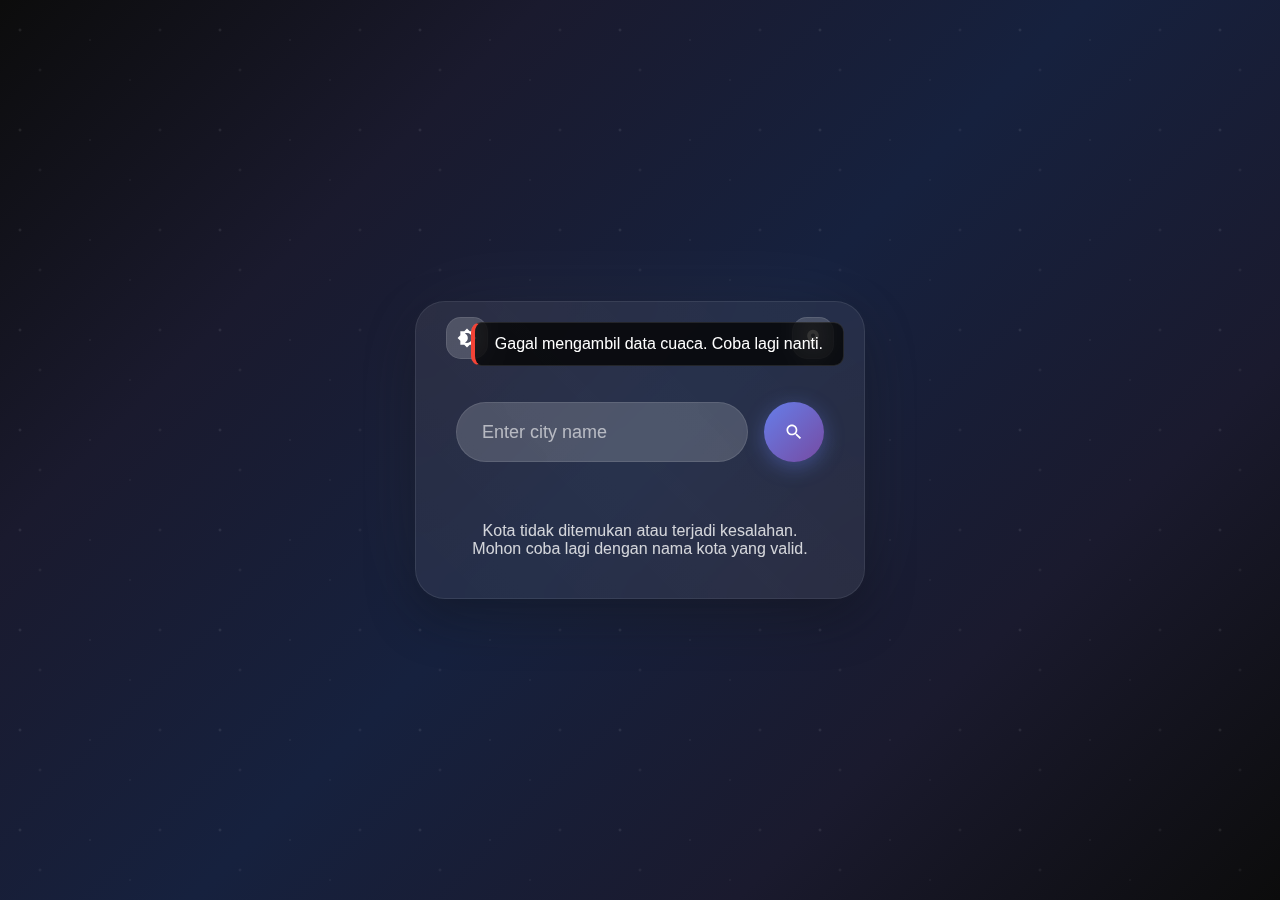
<file: WeatherAppUsingJavaScript/modern_weather_app (1).html>
<!DOCTYPE html>
<html lang="en">
  <head>
    <meta charset="UTF-8" />
    <meta name="viewport" content="width=device-width, initial-scale=1.0" />
    <title>WeatherApp</title>
    <link rel="icon" href="images/weather.png" type="image/x-icon" />
    <style>
      * {
        margin: 0;
        padding: 0;
        box-sizing: border-box;
      }

      body {
        font-family: "Segoe UI", Tahoma, Geneva, Verdana, sans-serif;
        background: linear-gradient(
          135deg,
          #0c0c0c 0%,
          #1a1a2e 25%,
          #16213e 50%,
          #1a1a2e 75%,
          #0c0c0c 100%
        );
        min-height: 100vh;
        display: flex;
        justify-content: center;
        align-items: center;
        padding: 20px;
        position: relative;
        /* overflow: hidden; */
        transition: background 0.5s ease;
      }

      /* Animated background particles */
      body::before {
        content: "";
        position: absolute;
        top: 0;
        left: 0;
        width: 100%;
        height: 100%;
        background-image: radial-gradient(
            2px 2px at 20px 30px,
            #ffffff20,
            transparent
          ),
          radial-gradient(2px 2px at 40px 70px, #ffffff15, transparent),
          radial-gradient(1px 1px at 90px 40px, #ffffff25, transparent),
          radial-gradient(1px 1px at 130px 80px, #ffffff20, transparent),
          radial-gradient(2px 2px at 160px 30px, #ffffff15, transparent);
        background-repeat: repeat;
        background-size: 200px 100px;
        animation: sparkle 20s linear infinite;
        pointer-events: none;
      }

      @keyframes sparkle {
        0% {
          transform: translateY(0px);
        }
        100% {
          transform: translateY(-200px);
        }
      }

      .card {
        background: rgba(255, 255, 255, 0.05);
        backdrop-filter: blur(20px);
        border: 1px solid rgba(255, 255, 255, 0.1);
        border-radius: 30px;
        padding: 30px;
        width: 100%;
        max-width: 450px;
        box-shadow: 0 20px 50px rgba(0, 0, 0, 0.3),
          0 0 100px rgba(255, 255, 255, 0.05);
        position: relative;
        overflow: hidden;
        animation: cardFloat 6s ease-in-out infinite;
        display: flex;
        flex-direction: column;
        align-items: center;
      }

      @keyframes cardFloat {
        0%,
        100% {
          transform: translateY(0px);
        }
        50% {
          transform: translateY(-10px);
        }
      }

      .card::before {
        content: "";
        position: absolute;
        top: -50%;
        left: -50%;
        width: 200%;
        height: 200%;
        background: linear-gradient(
          45deg,
          transparent,
          rgba(255, 255, 255, 0.03),
          transparent
        );
        animation: shimmer 3s infinite;
        pointer-events: none;
      }

      @keyframes shimmer {
        0% {
          transform: rotate(0deg);
        }
        100% {
          transform: rotate(360deg);
        }
      }

      .header-buttons {
        position: absolute;
        top: 15px;
        width: calc(100% - 60px);
        display: flex;
        justify-content: space-between;
        z-index: 10;
      }

      .theme-toggle,
      .location-btn {
        background: rgba(255, 255, 255, 0.1);
        border: none;
        border-radius: 15px;
        padding: 10px;
        cursor: pointer;
        transition: all 0.3s ease;
        backdrop-filter: blur(10px);
        border: 1px solid rgba(255, 255, 255, 0.1);
        display: flex;
        align-items: center;
        justify-content: center;
      }

      .theme-toggle:hover,
      .location-btn:hover {
        background: rgba(255, 255, 255, 0.2);
        transform: scale(1.05);
      }

      .theme-toggle svg,
      .location-btn svg {
        width: 20px;
        height: 20px;
        fill: white;
      }

      .search {
        width: 100%;
        display: flex;
        align-items: center;
        justify-content: space-between;
        margin: 50px 0 30px;
        position: relative;
      }

      .search input {
        border: none;
        outline: none;
        background: rgba(255, 255, 255, 0.1);
        color: #fff;
        padding: 15px 20px;
        height: 50px;
        border-radius: 50px;
        flex: 1;
        margin-right: 10px;
        font-size: 16px;
        backdrop-filter: blur(10px);
        border: 1px solid rgba(255, 255, 255, 0.1);
        transition: all 0.3s ease;
      }

      .search input:focus {
        background: rgba(255, 255, 255, 0.15);
        border-color: rgba(255, 255, 255, 0.3);
        transform: translateY(-2px);
        box-shadow: 0 10px 30px rgba(0, 0, 0, 0.2);
      }

      .search input::placeholder {
        color: rgba(255, 255, 255, 0.6);
      }

      .search button {
        border: none;
        outline: none;
        background: linear-gradient(135deg, #667eea 0%, #764ba2 100%);
        border-radius: 50%;
        width: 50px;
        height: 50px;
        cursor: pointer;
        display: flex;
        align-items: center;
        justify-content: center;
        transition: all 0.3s ease;
        box-shadow: 0 5px 20px rgba(102, 126, 234, 0.4);
      }

      .search button:hover {
        transform: translateY(-3px) scale(1.05);
        box-shadow: 0 10px 30px rgba(102, 126, 234, 0.6);
      }

      .search button:active {
        transform: translateY(0px) scale(0.95);
      }

      .search button svg {
        width: 18px;
        height: 18px;
        fill: white;
      }

      .weather {
        width: 100%;
        text-align: center;
        position: relative;
        display: none;
        opacity: 0;
        transform: translateY(20px);
        transition: opacity 0.5s ease-out, transform 0.5s ease-out;
      }

      .weather.active {
        display: block;
        opacity: 1;
        transform: translateY(0);
      }

      .weather-icon {
        width: 120px;
        height: 120px;
        margin: 15px auto;
        display: block;
        filter: drop-shadow(0 10px 30px rgba(0, 0, 0, 0.3));
        animation: iconBounce 2s ease-in-out infinite;
      }

      @keyframes iconBounce {
        0%,
        100% {
          transform: translateY(0px);
        }
        50% {
          transform: translateY(-10px);
        }
      }

      .temp {
        font-size: 3.5rem;
        font-weight: 300;
        color: #fff;
        margin: 15px 0;
        text-shadow: 0 5px 20px rgba(0, 0, 0, 0.3);
        animation: tempGlow 3s ease-in-out infinite;
      }

      @keyframes tempGlow {
        0%,
        100% {
          text-shadow: 0 5px 20px rgba(0, 0, 0, 0.3);
        }
        50% {
          text-shadow: 0 5px 30px rgba(255, 255, 255, 0.2);
        }
      }

      .city {
        font-size: 1.8rem;
        font-weight: 400;
        color: rgba(255, 255, 255, 0.8);
        margin-bottom: 30px;
        text-shadow: 0 2px 10px rgba(0, 0, 0, 0.2);
      }

      .details {
        display: flex;
        flex-direction: column;
        gap: 15px;
        margin-top: 20px;
      }

      .col {
        display: flex;
        align-items: center;
        text-align: left;
        background: rgba(255, 255, 255, 0.05);
        padding: 15px;
        border-radius: 15px;
        backdrop-filter: blur(10px);
        border: 1px solid rgba(255, 255, 255, 0.1);
        transition: all 0.3s ease;
      }

      .col:hover {
        background: rgba(255, 255, 255, 0.08);
        transform: translateY(-3px);
        box-shadow: 0 10px 20px rgba(0, 0, 0, 0.2);
      }

      .col img,
      .col svg {
        width: 35px;
        height: 35px;
        margin-right: 12px;
        filter: brightness(0) invert(1);
        opacity: 0.8;
      }

      .col div p:first-child {
        font-size: 1.5rem;
        font-weight: 600;
        color: #fff;
        margin-bottom: 5px;
      }

      .col div p:last-child {
        font-size: 0.9rem;
        color: rgba(255, 255, 255, 0.6);
        font-weight: 400;
      }

      /* Loading animation */
      .loading {
        display: none;
        width: 40px;
        height: 40px;
        border: 3px solid rgba(255, 255, 255, 0.3);
        border-top: 3px solid #fff;
        border-radius: 50%;
        animation: spin 1s linear infinite;
        margin: 20px auto;
      }

      @keyframes spin {
        0% {
          transform: rotate(0deg);
        }
        100% {
          transform: rotate(360deg);
        }
      }

      /* Weather not found */
      .weather-not-found {
        display: none;
        color: rgba(255, 255, 255, 0.8);
        margin-top: 20px;
        font-size: 1rem;
        text-align: center;
        opacity: 0;
        transform: translateY(20px);
        transition: opacity 0.5s ease-out, transform 0.5s ease-out;
      }

      .weather-not-found.active {
        display: block;
        opacity: 1;
        transform: translateY(0);
      }

      /* Forecast section */
      .forecast {
        margin-top: 25px;
        padding: 15px;
        background: rgba(255, 255, 255, 0.05);
        border-radius: 20px;
        backdrop-filter: blur(10px);
        border: 1px solid rgba(255, 255, 255, 0.1);
        display: none;
      }

      .forecast-title {
        color: rgba(255, 255, 255, 0.8);
        font-size: 1.1rem;
        margin-bottom: 15px;
        text-align: center;
      }

      .forecast-days {
        display: grid;
        grid-template-columns: repeat(3, 1fr);
        gap: 10px;
      }

      .forecast-day {
        text-align: center;
        padding: 12px 8px;
        background: rgba(255, 255, 255, 0.03);
        border-radius: 12px;
        border: 1px solid rgba(255, 255, 255, 0.05);
        transition: all 0.3s ease;
      }

      .forecast-day:hover {
        background: rgba(255, 255, 255, 0.08);
        transform: translateY(-3px);
      }

      .forecast-day .day {
        color: rgba(255, 255, 255, 0.7);
        font-size: 0.8rem;
        margin-bottom: 5px;
      }

      .forecast-day .forecast-icon {
        width: 25px;
        height: 25px;
        margin: 5px auto;
      }

      .forecast-day .forecast-temp {
        color: #fff;
        font-size: 0.9rem;
        font-weight: 600;
      }

      /* Additional info section */
      .additional-info {
        margin-top: 20px;
        display: grid;
        grid-template-columns: repeat(2, 1fr);
        gap: 10px;
        display: none;
      }

      .info-item {
        background: rgba(255, 255, 255, 0.05);
        padding: 12px;
        border-radius: 12px;
        border: 1px solid rgba(255, 255, 255, 0.1);
        text-align: center;
        transition: all 0.3s ease;
      }

      .info-item:hover {
        background: rgba(255, 255, 255, 0.08);
        transform: translateY(-2px);
      }

      .info-item .info-label {
        color: rgba(255, 255, 255, 0.6);
        font-size: 0.8rem;
        margin-bottom: 5px;
      }

      .info-item .info-value {
        color: #fff;
        font-size: 1.1rem;
        font-weight: 600;
      }

      /* Toast notification */
      .toast {
        position: fixed;
        bottom: 20px;
        left: 50%;
        transform: translateX(-50%) translateY(100px);
        background: rgba(0, 0, 0, 0.8);
        color: white;
        padding: 12px 20px;
        border-radius: 10px;
        backdrop-filter: blur(10px);
        border: 1px solid rgba(255, 255, 255, 0.1);
        transition: all 0.3s ease;
        z-index: 1000;
        max-width: 90%;
        text-align: center;
      }

      .toast.show {
        transform: translateX(-50%) translateY(0);
      }

      .toast.success {
        border-left: 4px solid #4caf50;
      }

      .toast.error {
        border-left: 4px solid #f44336;
      }

      /* Light theme */
      body.light-theme {
        background: linear-gradient(
          135deg,
          #74b9ff 0%,
          #0984e3 25%,
          #74b9ff 50%,
          #0984e3 75%,
          #74b9ff 100%
        );
      }

      body.light-theme .card {
        background: rgba(255, 255, 255, 0.95);
        border: 1px solid rgba(255, 255, 255, 0.3);
        box-shadow: 0 20px 50px rgba(0, 0, 0, 0.1);
      }

      body.light-theme .temp,
      body.light-theme .city,
      body.light-theme .col div p:first-child,
      body.light-theme .info-value,
      body.light-theme .forecast-temp {
        color: #2c3e50;
      }

      body.light-theme .search input {
        background: rgba(0, 0, 0, 0.05);
        color: #2c3e50;
        border: 1px solid rgba(0, 0, 0, 0.1);
      }

      body.light-theme .search input::placeholder {
        color: rgba(0, 0, 0, 0.5);
      }

      body.light-theme .col div p:last-child,
      body.light-theme .info-label,
      body.light-theme .forecast-day .day,
      body.light-theme .forecast-title {
        color: rgba(0, 0, 0, 0.6);
      }

      body.light-theme .search button {
        background: linear-gradient(135deg, #0984e3 0%, #4a69bd 100%);
        box-shadow: 0 5px 20px rgba(9, 132, 227, 0.4);
      }

      body.light-theme .search button:hover {
        box-shadow: 0 10px 30px rgba(9, 132, 227, 0.6);
      }

      body.light-theme .search button svg,
      body.light-theme .location-btn svg,
      body.light-theme .theme-toggle svg {
        fill: white;
      }

      body.light-theme .col,
      body.light-theme .forecast,
      body.light-theme .forecast-day,
      body.light-theme .info-item {
        background: rgba(0, 0, 0, 0.05);
        border: 1px solid rgba(0, 0, 0, 0.1);
      }

      body.light-theme .col:hover,
      body.light-theme .forecast-day:hover,
      body.light-theme .info-item:hover {
        background: rgba(0, 0, 0, 0.08);
      }

      /* Responsive design */
      @media (min-width: 768px) {
        .card {
          padding: 40px;
        }

        .search {
          margin: 60px 0 40px;
        }

        .search input {
          padding: 18px 25px;
          height: 60px;
          font-size: 18px;
          margin-right: 16px;
        }

        .search button {
          width: 60px;
          height: 60px;
        }

        .search button svg {
          width: 20px;
          height: 20px;
        }

        .weather-icon {
          width: 150px;
          height: 150px;
          margin: 20px auto;
        }

        .temp {
          font-size: 5rem;
          margin: 20px 0;
        }

        .city {
          font-size: 2.2rem;
          margin-bottom: 40px;
        }

        .details {
          flex-direction: row;
          gap: 0;
          margin-top: 30px;
        }

        .col {
          padding: 20px;
          border-radius: 20px;
          margin: 0 10px;
        }

        .col img,
        .col svg {
          width: 40px;
          height: 40px;
          margin-right: 15px;
        }

        .col div p:first-child {
          font-size: 1.8rem;
        }

        .col div p:last-child {
          font-size: 1rem;
        }

        .forecast {
          padding: 20px;
          margin-top: 30px;
        }

        .forecast-title {
          font-size: 1.2rem;
          margin-bottom: 20px;
        }

        .forecast-days {
          grid-template-columns: repeat(5, 1fr);
          gap: 15px;
        }

        .forecast-day {
          padding: 15px 10px;
          border-radius: 15px;
        }

        .forecast-day .day {
          font-size: 0.9rem;
          margin-bottom: 8px;
        }

        .forecast-day .forecast-icon {
          width: 30px;
          height: 30px;
          margin: 8px auto;
        }

        .forecast-day .forecast-temp {
          font-size: 1.1rem;
        }

        .additional-info {
          grid-template-columns: repeat(4, 1fr);
          gap: 15px;
          margin-top: 25px;
        }

        .info-item {
          padding: 15px;
          border-radius: 15px;
        }

        .info-item .info-label {
          font-size: 0.9rem;
        }

        .info-item .info-value {
          font-size: 1.3rem;
        }

        .toast {
          top: 20px;
          bottom: auto;
          left: auto;
          right: 20px;
          transform: translateX(400px);
        }

        .toast.show {
          transform: translateX(0);
        }
      }

      @media (min-width: 992px) {
        .additional-info {
          grid-template-columns: repeat(5, 1fr);
        }
      }
    </style>
  </head>
  <body>
    <div class="card">
      <div class="header-buttons">
        <button class="theme-toggle" onclick="toggleTheme()">
          <svg viewBox="0 0 24 24">
            <path
              d="M12,18C11.11,18 10.26,17.8 9.5,17.45C11.56,16.5 13,14.42 13,12C13,9.58 11.56,7.5 9.5,6.55C10.26,6.2 11.11,6 12,6A6,6 0 0,1 18,12A6,6 0 0,1 12,18M20,8.69V4H15.31L12,0.69L8.69,4H4V8.69L0.69,12L4,15.31V20H8.69L12,23.31L15.31,20H20V15.31L23.31,12L20,8.69Z"
            />
          </svg>
        </button>

        <button class="location-btn" onclick="getCurrentLocation()">
          <svg viewBox="0 0 24 24">
            <path
              d="M12,11.5A2.5,2.5 0 0,1 9.5,9A2.5,2.5 0 0,1 12,6.5A2.5,2.5 0 0,1 14.5,9A2.5,2.5 0 0,1 12,11.5M12,2A7,7 0 0,0 5,9C5,14.25 12,22 12,22C12,22 19,14.25 19,9A7,7 0 0,0 12,2Z"
            />
          </svg>
        </button>
      </div>

      <div class="search">
        <input type="text" placeholder="Enter city name" spellcheck="false" />
        <button onclick="searchWeather()">
          <svg viewBox="0 0 24 24">
            <path
              d="M15.5 14h-.79l-.28-.27C15.41 12.59 16 11.11 16 9.5 16 5.91 13.09 3 9.5 3S3 5.91 3 9.5 5.91 16 9.5 16c1.61 0 3.09-.59 4.23-1.57l.27.28v.79l5 4.99L20.49 19l-4.99-5zm-6 0C7.01 14 5 11.99 5 9.5S7.01 5 9.5 5 14 7.01 14 9.5 11.99 14 9.5 14z"
            />
          </svg>
        </button>
      </div>

      <div class="loading"></div>

      <div class="weather">
        <img src="images/rain.png" class="weather-icon" alt="Weather Icon" />

        <h1 class="temp">28°C</h1>
        <h2 class="city">New York</h2>

        <div class="details">
          <div class="col">
            <img src="images/humidity.png" alt="Humidity Icon" />
            <div>
              <p class="humidity">50%</p>
              <p>Humidity</p>
            </div>
          </div>
          <div class="col">
            <img src="images/wind.png" alt="Wind Icon" />
            <div>
              <p class="wind">15 km/h</p>
              <p>Wind Speed</p>
            </div>
          </div>
        </div>

        <div class="forecast">
          <h3 class="forecast-title">5-Day Forecast</h3>
          <div class="forecast-days"></div>
        </div>

        <div class="additional-info">
          <div class="info-item">
            <p class="info-label">Feels Like</p>
            <p class="info-value" id="feels-like">--°C</p>
          </div>
          <div class="info-item">
            <p class="info-label">Pressure</p>
            <p class="info-value" id="pressure">-- hPa</p>
          </div>
          <div class="info-item">
            <p class="info-label">Visibility</p>
            <p class="info-value" id="visibility">-- km</p>
          </div>
          <div class="info-item">
            <p class="info-label">Sunrise</p>
            <p class="info-value" id="sunrise">--:-- AM</p>
          </div>
          <div class="info-item">
            <p class="info-label">Sunset</p>
            <p class="info-value" id="sunset">--:-- PM</p>
          </div>
        </div>
      </div>

      <div class="weather-not-found">
        <p>Kota tidak ditemukan atau terjadi kesalahan.</p>
        <p>Mohon coba lagi dengan nama kota yang valid.</p>
      </div>

      <div id="toastNotification" class="toast"></div>
    </div>

    <script>
      const apiKey = "5ae39ec8e827591b58c72c90a8040976";
      const apiUrl =
        "https://api.openweathermap.org/data/2.5/weather?units=metric&";
      const forecastApiUrl =
        "https://api.openweathermap.org/data/2.5/forecast?units=metric&";

      const searchBox = document.querySelector(".search input");
      const searchBtn = document.querySelector(".search button");
      const weatherIcon = document.querySelector(".weather-icon");
      const loadingSpinner = document.querySelector(".loading");
      const weatherDisplay = document.querySelector(".weather");
      const weatherNotFound = document.querySelector(".weather-not-found");
      const toastNotification = document.getElementById("toastNotification");
      const forecastSection = document.querySelector(".forecast");
      const forecastDaysContainer = document.querySelector(".forecast-days");
      const additionalInfoSection = document.querySelector(".additional-info");

      // Fungsi untuk menampilkan toast notification
      function showToast(message, type = "info") {
        toastNotification.textContent = message;
        toastNotification.className = `toast show ${type}`;
        setTimeout(() => {
          toastNotification.classList.remove("show");
        }, 3000);
      }

      // Fungsi untuk memperbarui icon cuaca
      function updateWeatherIcon(weatherCondition) {
        let iconSrc = "images/";
        switch (weatherCondition) {
          case "Clear":
            iconSrc += "clear.png";
            break;
          case "Clouds":
            iconSrc += "clouds.png";
            break;
          case "Rain":
            iconSrc += "rain.png";
            break;
          case "Drizzle":
            iconSrc += "drizzle.png";
            break;
          case "Mist":
          case "Fog":
          case "Haze":
            iconSrc += "mist.png";
            break;
          case "Snow":
            iconSrc += "snow.png";
            break;
          case "Thunderstorm":
            iconSrc += "thunderstorm.png";
            break;
          default:
            iconSrc += "clear.png";
        }
        weatherIcon.src = iconSrc;
      }

      // Fungsi untuk memperbarui UI cuaca
      function updateWeatherUI(data) {
        document.querySelector(".city").innerHTML = data.name;
        document.querySelector(".temp").innerHTML =
          Math.round(data.main.temp) + "°c";
        document.querySelector(".humidity").innerHTML =
          data.main.humidity + "%";
        document.querySelector(".wind").innerHTML =
          Math.round(data.wind.speed * 3.6) + " km/h";

        // Update additional info
        document.getElementById("feels-like").innerHTML =
          Math.round(data.main.feels_like) + "°C";
        document.getElementById("pressure").innerHTML =
          data.main.pressure + " hPa";
        document.getElementById("visibility").innerHTML =
          (data.visibility / 1000).toFixed(1) + " km";

        const sunriseTime = new Date(
          data.sys.sunrise * 1000
        ).toLocaleTimeString("id-ID", {
          hour: "2-digit",
          minute: "2-digit",
          hour12: true,
        });
        const sunsetTime = new Date(data.sys.sunset * 1000).toLocaleTimeString(
          "id-ID",
          {
            hour: "2-digit",
            minute: "2-digit",
            hour12: true,
          }
        );
        document.getElementById("sunrise").innerHTML = sunriseTime;
        document.getElementById("sunset").innerHTML = sunsetTime;

        updateWeatherIcon(data.weather[0].main);

        // Tampilkan bagian cuaca dan info tambahan
        weatherDisplay.classList.add("active");
        additionalInfoSection.style.display = "grid";
        weatherNotFound.classList.remove("active");
      }

      // Fungsi untuk mengambil prakiraan 5 hari
      async function getForecast(city) {
        try {
          const response = await fetch(
            forecastApiUrl + `q=${city}&appid=${apiKey}`
          );
          if (!response.ok) {
            throw new Error(`HTTP error! status: ${response.status}`);
          }
          const data = await response.json();
          displayForecast(data);
        } catch (error) {
          console.error("Gagal mengambil prakiraan cuaca:", error);
        }
      }

      // Fungsi untuk menampilkan prakiraan 5 hari
      function displayForecast(data) {
        forecastDaysContainer.innerHTML = "";
        const dailyData = {};

        // Filter data untuk mendapatkan satu entri per hari (sekitar tengah hari)
        data.list.forEach((item) => {
          const date = new Date(item.dt * 1000);
          const day = date.toLocaleDateString("en-US", { weekday: "short" });
          const hour = date.getHours();

          if (
            !dailyData[day] ||
            Math.abs(hour - 12) <
              Math.abs(new Date(dailyData[day].dt * 1000).getHours() - 12)
          ) {
            dailyData[day] = item;
          }
        });

        // Tampilkan hanya 5 hari ke depan
        const daysToShow = Object.keys(dailyData).slice(0, 5);

        daysToShow.forEach((dayName) => {
          const dayData = dailyData[dayName];
          const temp = Math.round(dayData.main.temp);
          const iconCode = dayData.weather[0].icon;
          const iconUrl = `https://openweathermap.org/img/wn/${iconCode}.png`;

          const forecastDayDiv = document.createElement("div");
          forecastDayDiv.className = "forecast-day";
          forecastDayDiv.innerHTML = `
            <p class="day">${dayName}</p>
            <img src="${iconUrl}" class="forecast-icon" alt="Forecast Icon">
            <p class="forecast-temp">${temp}°</p>
          `;
          forecastDaysContainer.appendChild(forecastDayDiv);
        });
        forecastSection.style.display = "block";
      }

      // Fungsi utama untuk memeriksa cuaca
      async function checkWeather(city) {
        weatherDisplay.classList.remove("active");
        additionalInfoSection.style.display = "none";
        forecastSection.style.display = "none";
        weatherNotFound.classList.remove("active");
        loadingSpinner.style.display = "block";

        try {
          const response = await fetch(apiUrl + `q=${city}&appid=${apiKey}`);

          if (!response.ok) {
            loadingSpinner.style.display = "none";
            if (response.status === 404) {
              weatherNotFound.classList.add("active");
              showToast(
                "Kota tidak ditemukan. Mohon cek kembali nama kota.",
                "error"
              );
            } else {
              throw new Error(`HTTP error! status: ${response.status}`);
            }
            return;
          }

          const data = await response.json();
          console.log(data);

          updateWeatherUI(data);
          getForecast(city);
        } catch (error) {
          loadingSpinner.style.display = "none";
          console.error("Ada masalah saat mengambil data cuaca:", error);
          weatherNotFound.classList.add("active");
          showToast("Gagal mengambil data cuaca. Coba lagi nanti.", "error");
        } finally {
          loadingSpinner.style.display = "none";
        }
      }

      // Event listener untuk tombol search
      function searchWeather() {
        const city = searchBox.value.trim();
        if (city) {
          checkWeather(city);
        } else {
          showToast("Silakan masukkan nama kota.", "error");
        }
      }

      // Event listener untuk Enter key pada input search
      searchBox.addEventListener("keypress", (e) => {
        if (e.key === "Enter") {
          searchWeather();
        }
      });

      // Fungsi untuk mendapatkan lokasi saat ini
      function getCurrentLocation() {
        if (navigator.geolocation) {
          loadingSpinner.style.display = "block";
          weatherDisplay.classList.remove("active");
          additionalInfoSection.style.display = "none";
          forecastSection.style.display = "none";
          weatherNotFound.classList.remove("active");

          navigator.geolocation.getCurrentPosition(
            async (position) => {
              const lat = position.coords.latitude;
              const lon = position.coords.longitude;

              try {
                const geoApiUrl = `https://api.openweathermap.org/data/2.5/weather?lat=${lat}&lon=${lon}&units=metric&appid=${apiKey}`;
                const response = await fetch(geoApiUrl);
                if (!response.ok) {
                  throw new Error(`HTTP error! status: ${response.status}`);
                }
                const data = await response.json();
                checkWeather(data.name);
                showToast(`Cuaca di lokasi Anda: ${data.name}`, "success");
              } catch (error) {
                console.error(
                  "Gagal mendapatkan nama kota dari koordinat:",
                  error
                );
                showToast(
                  "Gagal mendeteksi lokasi atau mengambil data cuaca.",
                  "error"
                );
                loadingSpinner.style.display = "none";
                weatherNotFound.classList.add("active");
              }
            },
            (error) => {
              loadingSpinner.style.display = "none";
              console.error("Error getting geolocation:", error);
              showToast(
                "Gagal mendapatkan lokasi Anda. Pastikan layanan lokasi diaktifkan.",
                "error"
              );
              weatherNotFound.classList.add("active");
            }
          );
        } else {
          showToast("Geolocation tidak didukung oleh browser Anda.", "error");
        }
      }

      // Fungsi untuk toggle tema
      function toggleTheme() {
        document.body.classList.toggle("light-theme");
        if (document.body.classList.contains("light-theme")) {
          localStorage.setItem("theme", "light");
        } else {
          localStorage.setItem("theme", "dark");
        }
      }

      // Load theme preference on page load
      document.addEventListener("DOMContentLoaded", () => {
        const savedTheme = localStorage.getItem("theme");
        if (savedTheme === "light") {
          document.body.classList.add("light-theme");
        } else {
          document.body.classList.remove("light-theme");
        }
        checkWeather("Indramayu");
      });

      // Mousemove effect for card
      document.addEventListener("mousemove", (e) => {
        const card = document.querySelector(".card");
        const rect = card.getBoundingClientRect();
        const x = e.clientX - rect.left;
        const y = e.clientY - rect.top;
        card.style.setProperty("--mouse-x", `${x}px`);
        card.style.setProperty("--mouse-y", `${y}px`);
      });
    </script>
  </body>
</html>
</file>
<file: KalkulatorSederhana/style.css>
* {
  margin: 0;
  padding: 0;
  box-sizing: border-box;
}

body {
  font-family: "Segoe UI", Tahoma, Geneva, Verdana, sans-serif;
  background: linear-gradient(135deg, #fdfdfd, #d60a0a8c);
  min-height: 100vh;
  display: flex;
  justify-content: center;
  align-items: center;
  padding: 20px;
}

calculator-container {
  background: rgb(231, 0, 0);
  border-radius: 20px;
  box-shadow: 0 15px 35px rgba(0, 0, 0, 0.1);
  padding: 40px;
  width: 100%;
  max-width: 400px;
  text-align: center;
}

h1 {
  color: rgb(0, 0, 0);
  margin-bottom: 30px;
  font-size: 2.5em;
  font-weight: 300;
}
.input-group {
  margin-bottom: 25px;
}

label {
  display: block;
  margin-bottom: 8px;
  color: #555;
  font-weight: 500;
  text-align: left;
}

input[type="number"] {
  width: 100%;
  padding: 15px;
  border: 2px solid #fdf4f4;
  border-radius: 10px;
  font-size: 16px;
  transition: all 0.3s ease;
  background: #f9f9f9;
}
input[type="number"]:focus {
  outline: none;
  border-color: #667;
  background: white;
  box-shadow: 0 0 0 3px rgba(102, 126, 234, 0.1);
}

.oprations {
  display: grid;
  grid-template-columns: repeat(2, 1fr);
  gap: 15px;
  margin-bottom: 30px;
}

button {
  padding: 15px 20px;
  border: none;
  border-radius: 10px;
  font-size: 18px;
  font-weight: 600;
  cursor: pointer;
  transition: all 0.3s ease;
  text-transform: uppercase;
  letter-spacing: 1px;
}

#tambahBtn {
  background: linear-gradient(45deg, #4caf50, #81c784);
  color: white;
}
#kurangBtn {
  background: linear-gradient(45deg, #f44336, #e57373);
  color: white;
}
#kaliBtn {
  background: linear-gradient(45deg, #2196f3, #64b5f6);
  color: white;
}
#bagiBtn {
  background: linear-gradient(45deg, #ff9800, #ffc107);
  color: white;
}

button:hover {
  transform: translateY(-2px);
  box-shadow: 0 4px 10px rgba(0, 0, 0, 0.1);
}

button:active {
  transform: translateY(0);
  box-shadow: none;
}

.result-container {
  background: #f8f9fa;
  border-radius: 10px;
  padding: 20px;
  margin-top: 20px;
  border-left: 4px solid #667eea;
}

#hasil {
  font-size: 24px;
  font-weight: bold;
  color: #333;
  margin-top: 10px;
}

.error {
  color: red;
  font-size: 16px;
  margin-top: 10px;
}

.success {
  color: green;
  font-size: 16px;
  margin-top: 10px;
}

@media (max-width: 480px) {
  .calculator-container {
    padding: 20px;
  }

  h1 {
    font-size: 2em;
  }

  .operations {
    grid-template-columns: 1fr;
  }
}
</file>
<file: SimpleCalculator/style.css>
* {
  margin: 0;
  padding: 0;
  box-sizing: border-box;
}

body {
  font-family: "Segoe UI", Tahoma, Geneva, Verdana, sans-serif;
  background: linear-gradient(135deg, #667eea 0%, #764ba2 100%);
  min-height: 100vh;
  display: flex;
  justify-content: center;
  align-items: center;
  padding: 20px;
}

.calculator-container {
  background: white;
  border-radius: 20px;
  box-shadow: 0 15px 35px rgba(0, 0, 0, 0.1);
  padding: 40px;
  width: 100%;
  max-width: 400px;
  text-align: center;
}

h1 {
  color: #333;
  margin-bottom: 30px;
  font-size: 2.5em;
  font-weight: 300;
}

.input-group {
  margin-bottom: 25px;
}

label {
  display: block;
  margin-bottom: 8px;
  color: #555;
  font-weight: 500;
  text-align: left;
}

input[type="number"] {
  width: 100%;
  padding: 15px;
  border: 2px solid #e0e0e0;
  border-radius: 10px;
  font-size: 16px;
  transition: all 0.3s ease;
  background: #f9f9f9;
}

input[type="number"]:focus {
  outline: none;
  border-color: #667eea;
  background: white;
  box-shadow: 0 0 0 3px rgba(102, 126, 234, 0.1);
}

.operations {
  display: grid;
  grid-template-columns: repeat(2, 1fr);
  gap: 15px;
  margin-bottom: 30px;
}

button {
  padding: 15px 20px;
  border: none;
  border-radius: 10px;
  font-size: 18px;
  font-weight: 600;
  cursor: pointer;
  transition: all 0.3s ease;
  text-transform: uppercase;
  letter-spacing: 1px;
}

#tambahBtn {
  background: linear-gradient(45deg, #4caf50, #45a049);
  color: white;
}

#kurangBtn {
  background: linear-gradient(45deg, #f44336, #d32f2f);
  color: white;
}

#kaliBtn {
  background: linear-gradient(45deg, #2196f3, #1976d2);
  color: white;
}

#bagiBtn {
  background: linear-gradient(45deg, #ff9800, #f57c00);
  color: white;
}

button:hover {
  transform: translateY(-2px);
  box-shadow: 0 5px 15px rgba(0, 0, 0, 0.2);
}

button:active {
  transform: translateY(0);
}

.result-container {
  background: #f8f9fa;
  border-radius: 10px;
  padding: 20px;
  margin-top: 20px;
  border-left: 4px solid #667eea;
}

#hasil {
  font-size: 1.4em;
  font-weight: 600;
  color: #333;
  margin: 0;
}

.error {
  color: #e74c3c;
  background: #ffeaea;
  border-left-color: #e74c3c;
}

.success {
  color: #27ae60;
  background: #eafaf1;
  border-left-color: #27ae60;
}

@media (max-width: 480px) {
  .calculator-container {
    padding: 20px;
  }

  h1 {
    font-size: 2em;
  }

  .operations {
    grid-template-columns: 1fr;
  }
}
</file>
<file: ToDoListApp/style.css>
* {
  margin: 0;
  padding: 0;
  font-family: "Poppins", sans-serif;
  box-sizing: border-box;
}
.container {
  width: 100%;
  min-height: 100vh;
  background: linear-gradient(135deg, #153677, #4e085f);
  padding: 10px;
}

.todo-app {
  width: 100%;
  max-width: 540px;
  background: #fff;
  margin: 100px auto 20px;
  padding: 40px 30px 70px;
  border-radius: 10px;
}

.todo-app h2 {
  color: #002765;
  display: flex;
  align-items: center;
  margin-bottom: 20px;
}

.todo-app h2 img {
  width: 30px;
  margin-left: 10px;
}

.row {
  display: flex;
  align-items: center;
  justify-content: space-between;
  background: #edeef0;
  border-radius: 30px;
  padding-left: 20px;
  margin-bottom: 25px;
}

input {
  flex: 1;
  border: none;
  outline: none;
  background: transparent;
  padding: 10px;
  font-weight: 14px;
}

button {
  border: none;
  outline: none;
  padding: 16px 50px;
  background: #ff5945;
  color: #fff;
  font-size: 16px;
  border-radius: 40px;
  cursor: pointer;
}

ul li {
  list-style: none;
  font-size: 17px;
  padding: 12px 8px 12px 50px;
  user-select: none;
  cursor: pointer;
  position: relative;
}

ul li::before {
  content: "";
  position: absolute;
  height: 28px;
  width: 28px;
  border-radius: 50%;
  background-image: url(images/unchecked.png);
  background-size: cover;
  background-position: center;
  top: 12px;
  left: 8px;
}

ul li.checked {
  color: #555;
  text-decoration: line-through;
}

ul li.checked::before {
  background-image: url(images/checked.png);
}

ul li span {
  position: absolute;
  right: 0;
  top: 5px;
  width: 40px;
  height: 40px;
  font-size: 22px;
  color: #555;
  line-height: 40px;
  text-align: center;
  border-radius: 50%;
}

ul li span:hover {
  background: #edeef0;
}
</file>
<file: WeatherAppUsingJavaScript/style.css>
* {
  margin: 0;
  padding: 0;
  box-sizing: border-box;
}

body {
  font-family: "Segoe UI", Tahoma, Geneva, Verdana, sans-serif;
  background: linear-gradient(
    135deg,
    #0c0c0c 0%,
    #1a1a2e 25%,
    #16213e 50%,
    #1a1a2e 75%,
    #0c0c0c 100%
  );
  min-height: 100vh;
  display: flex;
  justify-content: center;
  align-items: center;
  padding: 20px;
  position: relative;
  /* overflow: hidden; */
  transition: background 0.5s ease;
}

/* Animated background particles */
body::before {
  content: "";
  position: absolute;
  top: 0;
  left: 0;
  width: 100%;
  height: 100%;
  background-image: radial-gradient(
      2px 2px at 20px 30px,
      #ffffff20,
      transparent
    ),
    radial-gradient(2px 2px at 40px 70px, #ffffff15, transparent),
    radial-gradient(1px 1px at 90px 40px, #ffffff25, transparent),
    radial-gradient(1px 1px at 130px 80px, #ffffff20, transparent),
    radial-gradient(2px 2px at 160px 30px, #ffffff15, transparent);
  background-repeat: repeat;
  background-size: 200px 100px;
  animation: sparkle 20s linear infinite;
  pointer-events: none;
}

@keyframes sparkle {
  0% {
    transform: translateY(0px);
  }
  100% {
    transform: translateY(-200px);
  }
}

.card {
  background: rgba(255, 255, 255, 0.05);
  backdrop-filter: blur(20px);
  border: 1px solid rgba(255, 255, 255, 0.1);
  border-radius: 30px;
  padding: 30px;
  width: 100%;
  max-width: 450px;
  box-shadow: 0 20px 50px rgba(0, 0, 0, 0.3),
    0 0 100px rgba(255, 255, 255, 0.05);
  position: relative;
  overflow: hidden;
  animation: cardFloat 6s ease-in-out infinite;
  display: flex;
  flex-direction: column;
  align-items: center;
}

@keyframes cardFloat {
  0%,
  100% {
    transform: translateY(0px);
  }
  50% {
    transform: translateY(-10px);
  }
}

.card::before {
  content: "";
  position: absolute;
  top: -50%;
  left: -50%;
  width: 200%;
  height: 200%;
  background: linear-gradient(
    45deg,
    transparent,
    rgba(255, 255, 255, 0.03),
    transparent
  );
  animation: shimmer 3s infinite;
  pointer-events: none;
}

@keyframes shimmer {
  0% {
    transform: rotate(0deg);
  }
  100% {
    transform: rotate(360deg);
  }
}

.header-buttons {
  position: absolute;
  top: 15px;
  width: calc(100% - 60px);
  display: flex;
  justify-content: space-between;
  z-index: 10;
}

.theme-toggle,
.location-btn {
  background: rgba(255, 255, 255, 0.1);
  border: none;
  border-radius: 15px;
  padding: 10px;
  cursor: pointer;
  transition: all 0.3s ease;
  backdrop-filter: blur(10px);
  border: 1px solid rgba(255, 255, 255, 0.1);
  display: flex;
  align-items: center;
  justify-content: center;
}

.theme-toggle:hover,
.location-btn:hover {
  background: rgba(255, 255, 255, 0.2);
  transform: scale(1.05);
}

.theme-toggle svg,
.location-btn svg {
  width: 20px;
  height: 20px;
  fill: white;
}

.search {
  width: 100%;
  display: flex;
  align-items: center;
  justify-content: space-between;
  margin: 50px 0 30px;
  position: relative;
}

.search input {
  border: none;
  outline: none;
  background: rgba(255, 255, 255, 0.1);
  color: #fff;
  padding: 15px 20px;
  height: 50px;
  border-radius: 50px;
  flex: 1;
  margin-right: 10px;
  font-size: 16px;
  backdrop-filter: blur(10px);
  border: 1px solid rgba(255, 255, 255, 0.1);
  transition: all 0.3s ease;
}

.search input:focus {
  background: rgba(255, 255, 255, 0.15);
  border-color: rgba(255, 255, 255, 0.3);
  transform: translateY(-2px);
  box-shadow: 0 10px 30px rgba(0, 0, 0, 0.2);
}

.search input::placeholder {
  color: rgba(255, 255, 255, 0.6);
}

.search button {
  border: none;
  outline: none;
  background: linear-gradient(135deg, #667eea 0%, #764ba2 100%);
  border-radius: 50%;
  width: 50px;
  height: 50px;
  cursor: pointer;
  display: flex;
  align-items: center;
  justify-content: center;
  transition: all 0.3s ease;
  box-shadow: 0 5px 20px rgba(102, 126, 234, 0.4);
}

.search button:hover {
  transform: translateY(-3px) scale(1.05);
  box-shadow: 0 10px 30px rgba(102, 126, 234, 0.6);
}

.search button:active {
  transform: translateY(0px) scale(0.95);
}

.search button svg {
  width: 18px;
  height: 18px;
  fill: white;
}

.weather {
  width: 100%;
  text-align: center;
  position: relative;
  display: none;
  opacity: 0;
  transform: translateY(20px);
  transition: opacity 0.5s ease-out, transform 0.5s ease-out;
}

.weather.active {
  display: block;
  opacity: 1;
  transform: translateY(0);
}

.weather-icon {
  width: 120px;
  height: 120px;
  margin: 15px auto;
  display: block;
  filter: drop-shadow(0 10px 30px rgba(0, 0, 0, 0.3));
  animation: iconBounce 2s ease-in-out infinite;
}

@keyframes iconBounce {
  0%,
  100% {
    transform: translateY(0px);
  }
  50% {
    transform: translateY(-10px);
  }
}

.temp {
  font-size: 3.5rem;
  font-weight: 300;
  color: #fff;
  margin: 15px 0;
  text-shadow: 0 5px 20px rgba(0, 0, 0, 0.3);
  animation: tempGlow 3s ease-in-out infinite;
}

@keyframes tempGlow {
  0%,
  100% {
    text-shadow: 0 5px 20px rgba(0, 0, 0, 0.3);
  }
  50% {
    text-shadow: 0 5px 30px rgba(255, 255, 255, 0.2);
  }
}

.city {
  font-size: 1.8rem;
  font-weight: 400;
  color: rgba(255, 255, 255, 0.8);
  margin-bottom: 30px;
  text-shadow: 0 2px 10px rgba(0, 0, 0, 0.2);
}

.details {
  display: flex;
  flex-direction: column;
  gap: 15px;
  margin-top: 20px;
}

.col {
  display: flex;
  align-items: center;
  text-align: left;
  background: rgba(255, 255, 255, 0.05);
  padding: 15px;
  border-radius: 15px;
  backdrop-filter: blur(10px);
  border: 1px solid rgba(255, 255, 255, 0.1);
  transition: all 0.3s ease;
}

.col:hover {
  background: rgba(255, 255, 255, 0.08);
  transform: translateY(-3px);
  box-shadow: 0 10px 20px rgba(0, 0, 0, 0.2);
}

.col img,
.col svg {
  width: 35px;
  height: 35px;
  margin-right: 12px;
  filter: brightness(0) invert(1);
  opacity: 0.8;
}

.col div p:first-child {
  font-size: 1.5rem;
  font-weight: 600;
  color: #fff;
  margin-bottom: 5px;
}

.col div p:last-child {
  font-size: 0.9rem;
  color: rgba(255, 255, 255, 0.6);
  font-weight: 400;
}

/* Loading animation */
.loading {
  display: none;
  width: 40px;
  height: 40px;
  border: 3px solid rgba(255, 255, 255, 0.3);
  border-top: 3px solid #fff;
  border-radius: 50%;
  animation: spin 1s linear infinite;
  margin: 20px auto;
}

@keyframes spin {
  0% {
    transform: rotate(0deg);
  }
  100% {
    transform: rotate(360deg);
  }
}

/* Weather not found */
.weather-not-found {
  display: none;
  color: rgba(255, 255, 255, 0.8);
  margin-top: 20px;
  font-size: 1rem;
  text-align: center;
  opacity: 0;
  transform: translateY(20px);
  transition: opacity 0.5s ease-out, transform 0.5s ease-out;
}

.weather-not-found.active {
  display: block;
  opacity: 1;
  transform: translateY(0);
}

/* Forecast section */
.forecast {
  margin-top: 25px;
  padding: 15px;
  background: rgba(255, 255, 255, 0.05);
  border-radius: 20px;
  backdrop-filter: blur(10px);
  border: 1px solid rgba(255, 255, 255, 0.1);
  display: none;
}

.forecast-title {
  color: rgba(255, 255, 255, 0.8);
  font-size: 1.1rem;
  margin-bottom: 15px;
  text-align: center;
}

.forecast-days {
  display: grid;
  grid-template-columns: repeat(3, 1fr);
  gap: 10px;
}

.forecast-day {
  text-align: center;
  padding: 12px 8px;
  background: rgba(255, 255, 255, 0.03);
  border-radius: 12px;
  border: 1px solid rgba(255, 255, 255, 0.05);
  transition: all 0.3s ease;
}

.forecast-day:hover {
  background: rgba(255, 255, 255, 0.08);
  transform: translateY(-3px);
}

.forecast-day .day {
  color: rgba(255, 255, 255, 0.7);
  font-size: 0.8rem;
  margin-bottom: 5px;
}

.forecast-day .forecast-icon {
  width: 25px;
  height: 25px;
  margin: 5px auto;
}

.forecast-day .forecast-temp {
  color: #fff;
  font-size: 0.9rem;
  font-weight: 600;
}

/* Additional info section */
.additional-info {
  margin-top: 20px;
  display: grid;
  grid-template-columns: repeat(2, 1fr);
  gap: 10px;
  display: none;
}

.info-item {
  background: rgba(255, 255, 255, 0.05);
  padding: 12px;
  border-radius: 12px;
  border: 1px solid rgba(255, 255, 255, 0.1);
  text-align: center;
  transition: all 0.3s ease;
}

.info-item:hover {
  background: rgba(255, 255, 255, 0.08);
  transform: translateY(-2px);
}

.info-item .info-label {
  color: rgba(255, 255, 255, 0.6);
  font-size: 0.8rem;
  margin-bottom: 5px;
}

.info-item .info-value {
  color: #fff;
  font-size: 1.1rem;
  font-weight: 600;
}

/* Toast notification */
.toast {
  position: fixed;
  bottom: 20px;
  left: 50%;
  transform: translateX(-50%) translateY(100px);
  background: rgba(0, 0, 0, 0.8);
  color: white;
  padding: 12px 20px;
  border-radius: 10px;
  backdrop-filter: blur(10px);
  border: 1px solid rgba(255, 255, 255, 0.1);
  transition: all 0.3s ease;
  z-index: 1000;
  max-width: 90%;
  text-align: center;
}

.toast.show {
  transform: translateX(-50%) translateY(0);
}

.toast.success {
  border-left: 4px solid #4caf50;
}

.toast.error {
  border-left: 4px solid #f44336;
}

/* Light theme */
body.light-theme {
  background: linear-gradient(
    135deg,
    #74b9ff 0%,
    #0984e3 25%,
    #74b9ff 50%,
    #0984e3 75%,
    #74b9ff 100%
  );
}

body.light-theme .card {
  background: rgba(255, 255, 255, 0.95);
  border: 1px solid rgba(255, 255, 255, 0.3);
  box-shadow: 0 20px 50px rgba(0, 0, 0, 0.1);
}

body.light-theme .temp,
body.light-theme .city,
body.light-theme .col div p:first-child,
body.light-theme .info-value,
body.light-theme .forecast-temp {
  color: #2c3e50;
}

body.light-theme .search input {
  background: rgba(0, 0, 0, 0.05);
  color: #2c3e50;
  border: 1px solid rgba(0, 0, 0, 0.1);
}

body.light-theme .search input::placeholder {
  color: rgba(0, 0, 0, 0.5);
}

body.light-theme .col div p:last-child,
body.light-theme .info-label,
body.light-theme .forecast-day .day,
body.light-theme .forecast-title {
  color: rgba(0, 0, 0, 0.6);
}

body.light-theme .search button {
  background: linear-gradient(135deg, #0984e3 0%, #4a69bd 100%);
  box-shadow: 0 5px 20px rgba(9, 132, 227, 0.4);
}

body.light-theme .search button:hover {
  box-shadow: 0 10px 30px rgba(9, 132, 227, 0.6);
}

body.light-theme .search button svg,
body.light-theme .location-btn svg,
body.light-theme .theme-toggle svg {
  fill: white;
}

body.light-theme .col,
body.light-theme .forecast,
body.light-theme .forecast-day,
body.light-theme .info-item {
  background: rgba(0, 0, 0, 0.05);
  border: 1px solid rgba(0, 0, 0, 0.1);
}

body.light-theme .col:hover,
body.light-theme .forecast-day:hover,
body.light-theme .info-item:hover {
  background: rgba(0, 0, 0, 0.08);
}

/* Responsive design */
@media (min-width: 768px) {
  .card {
    padding: 40px;
  }

  .search {
    margin: 60px 0 40px;
  }

  .search input {
    padding: 18px 25px;
    height: 60px;
    font-size: 18px;
    margin-right: 16px;
  }

  .search button {
    width: 60px;
    height: 60px;
  }

  .search button svg {
    width: 20px;
    height: 20px;
  }

  .weather-icon {
    width: 150px;
    height: 150px;
    margin: 20px auto;
  }

  .temp {
    font-size: 5rem;
    margin: 20px 0;
  }

  .city {
    font-size: 2.2rem;
    margin-bottom: 40px;
  }

  .details {
    flex-direction: row;
    gap: 0;
    margin-top: 30px;
  }

  .col {
    padding: 20px;
    border-radius: 20px;
    margin: 0 10px;
  }

  .col img,
  .col svg {
    width: 40px;
    height: 40px;
    margin-right: 15px;
  }

  .col div p:first-child {
    font-size: 1.8rem;
  }

  .col div p:last-child {
    font-size: 1rem;
  }

  .forecast {
    padding: 20px;
    margin-top: 30px;
  }

  .forecast-title {
    font-size: 1.2rem;
    margin-bottom: 20px;
  }

  .forecast-days {
    grid-template-columns: repeat(5, 1fr);
    gap: 15px;
  }

  .forecast-day {
    padding: 15px 10px;
    border-radius: 15px;
  }

  .forecast-day .day {
    font-size: 0.9rem;
    margin-bottom: 8px;
  }

  .forecast-day .forecast-icon {
    width: 30px;
    height: 30px;
    margin: 8px auto;
  }

  .forecast-day .forecast-temp {
    font-size: 1.1rem;
  }

  .additional-info {
    grid-template-columns: repeat(4, 1fr);
    gap: 15px;
    margin-top: 25px;
  }

  .info-item {
    padding: 15px;
    border-radius: 15px;
  }

  .info-item .info-label {
    font-size: 0.9rem;
  }

  .info-item .info-value {
    font-size: 1.3rem;
  }

  .toast {
    top: 20px;
    bottom: auto;
    left: auto;
    right: 20px;
    transform: translateX(400px);
  }

  .toast.show {
    transform: translateX(0);
  }
}

@media (min-width: 992px) {
  .additional-info {
    grid-template-columns: repeat(5, 1fr);
  }
}
</file>
